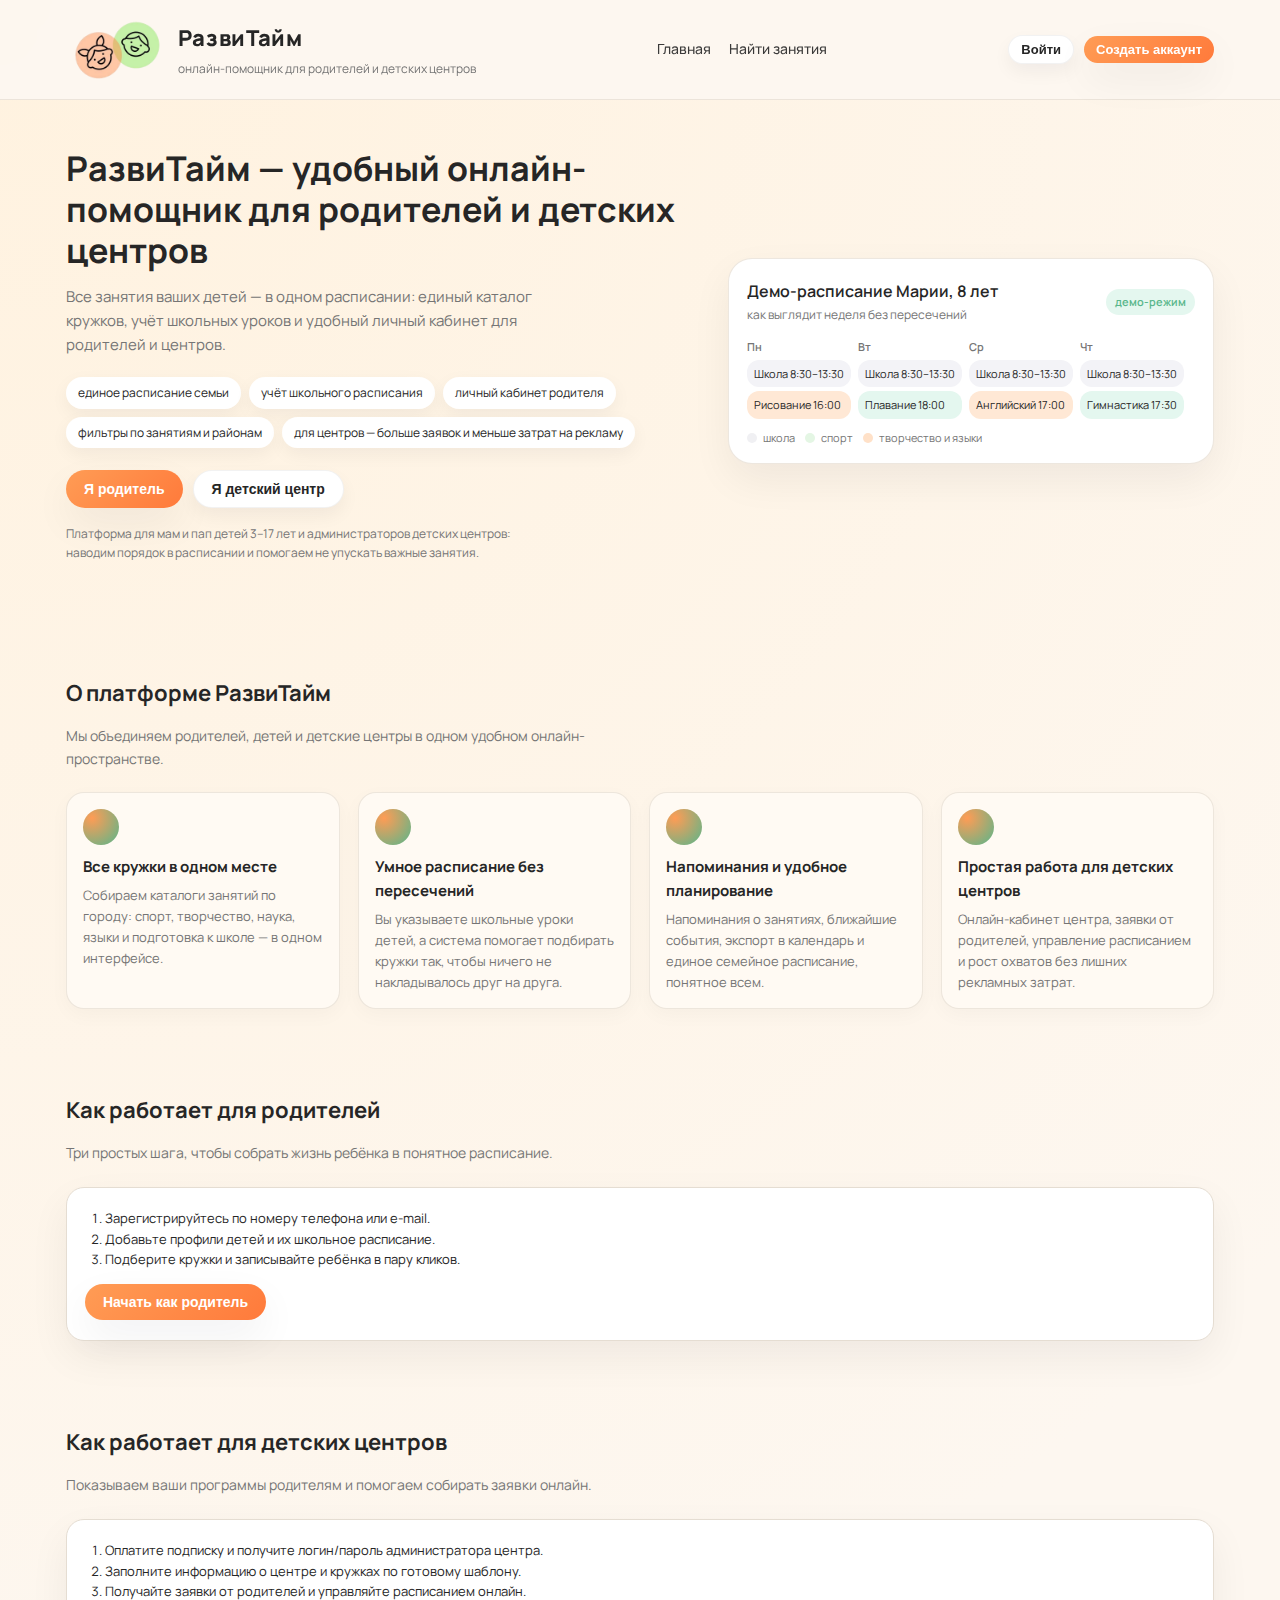
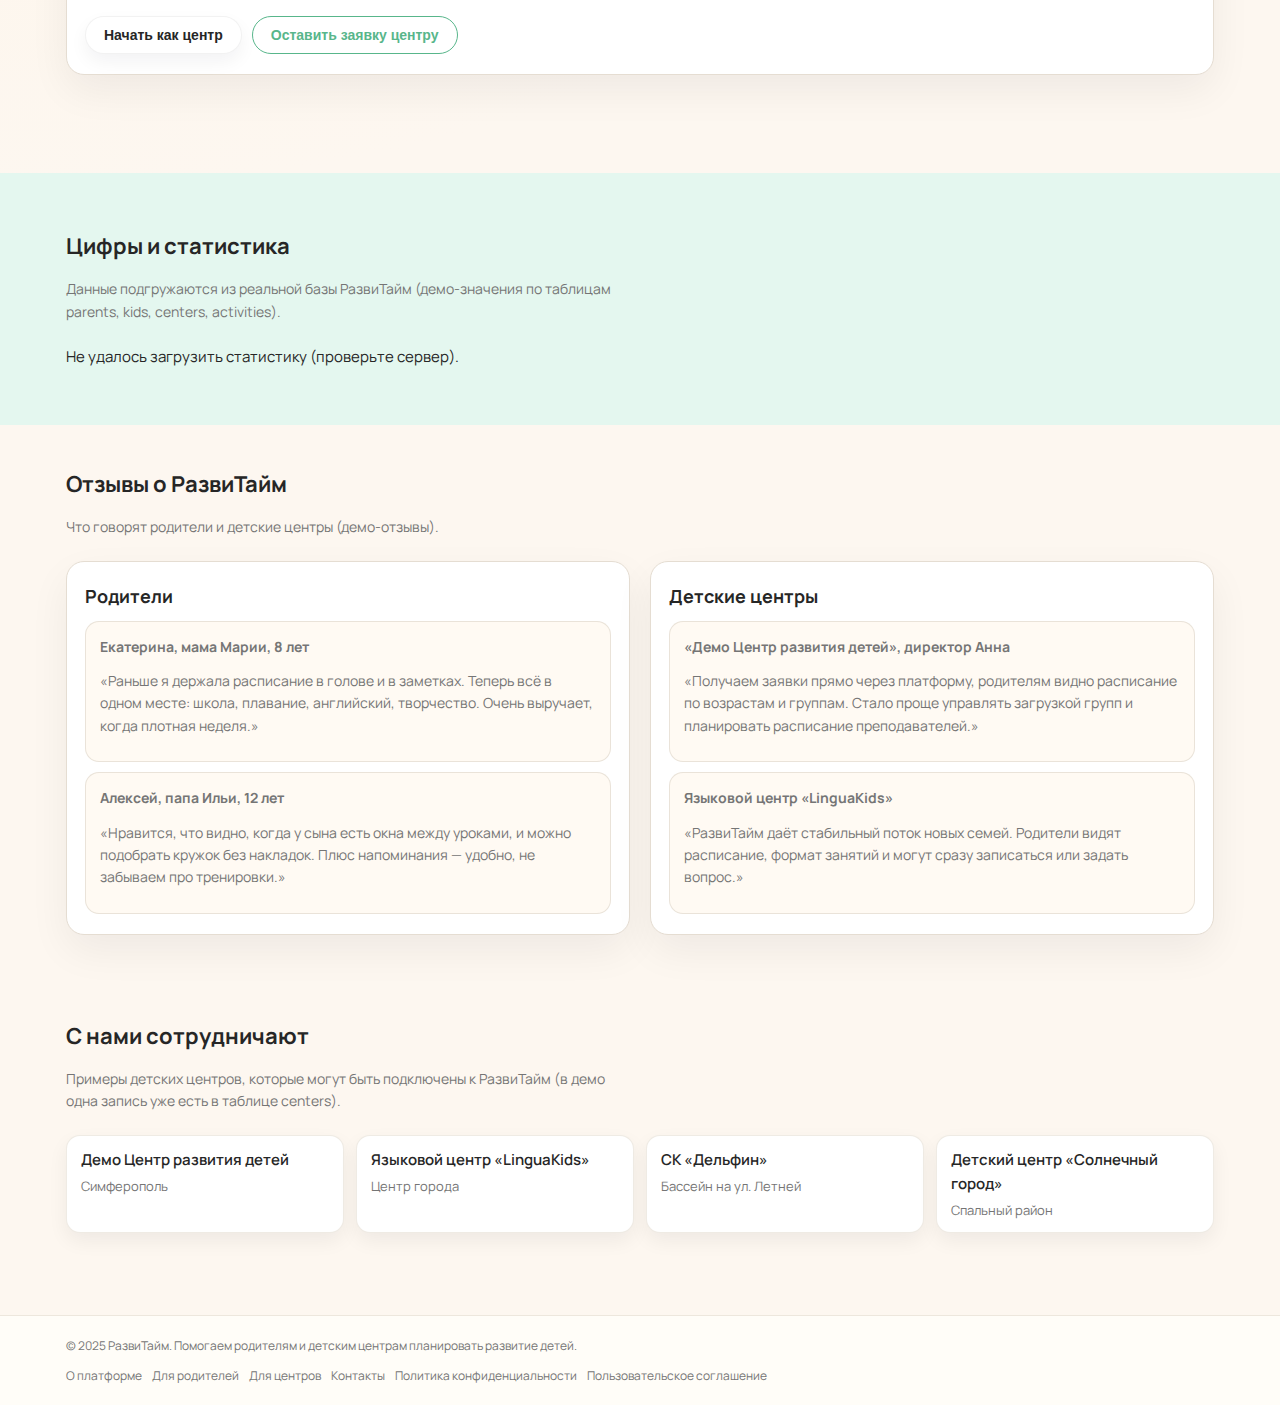
<file: frontend/index.html>
<!DOCTYPE html>
<html lang="ru">
<head>
  <meta charset="UTF-8">
  <title>РазвиТайм — все занятия ваших детей в одном расписании</title>

  <!-- Шрифт Inter -->
  <link rel="preconnect" href="https://fonts.googleapis.com">
  <link rel="preconnect" href="https://fonts.gstatic.com" crossorigin>
  <link href="https://fonts.googleapis.com/css2?family=Inter:wght@400;500;600;700&display=swap" rel="stylesheet">

  <link rel="stylesheet" href="styles.css">
</head>

<body>

<!-- ШАПКА -->
<header class="app-header">
  <div class="container app-header-inner">
    <div class="logo-block">
      <img src="assets/logo.png" alt="РазвиТайм" class="logo-image">
      <div class="logo-texts">
        <div class="logo-text-main">РазвиТайм</div>
        <div class="logo-text-sub">онлайн-помощник для родителей и детских центров</div>
      </div>
    </div>

    <nav class="nav-links">
      <a href="index.html" class="active">Главная</a>
      <a href="search.html">Найти занятия</a>
    </nav>

    <div class="nav-auth">
      <button class="btn btn-secondary btn-sm js-login-cta"
              onclick="window.location.href='auth.html'">
        Войти
      </button>
      <button class="btn btn-primary btn-sm js-login-cta"
              onclick="window.location.href='auth.html'">
        Создать аккаунт
      </button>
    </div>
  </div>
</header>


<!-- 1. HERO-БЛОК -->
<section class="hero">
  <div class="container hero-inner">
    <!-- Левая колонка -->
    <div>
      <h1 class="hero-title">РазвиТайм — удобный онлайн-помощник для родителей и детских центров</h1>
      <p class="hero-tagline">
        Все занятия ваших детей — в одном расписании: единый каталог кружков, учёт школьных уроков
        и удобный личный кабинет для родителей и центров.
      </p>

      <div class="hero-badges">
        <span class="badge">единое расписание семьи</span>
        <span class="badge">учёт школьного расписания</span>
        <span class="badge">личный кабинет родителя</span>
        <span class="badge">фильтры по занятиям и районам</span>
        <span class="badge">для центров — больше заявок и меньше затрат на рекламу</span>
      </div>

      <div class="hero-actions">
        <button class="btn btn-primary" onclick="window.location.href='auth.html#parent'">
          Я родитель
        </button>
        <button class="btn btn-secondary" onclick="window.location.href='auth.html#center'">
          Я детский центр
        </button>
      </div>

      <p class="hero-caption">
        Платформа для мам и пап детей 3–17 лет и администраторов детских центров: наводим порядок в расписании и помогаем не упускать важные занятия.
      </p>
    </div>

    <!-- Правая колонка — иллюстрация / демо-расписание -->
    <div class="hero-schedule-card">
      <div class="hero-schedule-header">
        <div>
          <div class="hero-schedule-title">Демо-расписание Марии, 8 лет</div>
          <div class="hero-schedule-sub">как выглядит неделя без пересечений</div>
        </div>
        <span class="hero-chip">демо-режим</span>
      </div>

      <div class="schedule-grid">
        <div>
          <div class="schedule-day">Пн</div>
          <div class="schedule-slot slot-school">Школа 8:30–13:30</div>
          <div class="schedule-slot slot-creative">Рисование 16:00</div>
        </div>
        <div>
          <div class="schedule-day">Вт</div>
          <div class="schedule-slot slot-school">Школа 8:30–13:30</div>
          <div class="schedule-slot slot-sport">Плавание 18:00</div>
        </div>
        <div>
          <div class="schedule-day">Ср</div>
          <div class="schedule-slot slot-school">Школа 8:30–13:30</div>
          <div class="schedule-slot slot-creative">Английский 17:00</div>
        </div>
        <div>
          <div class="schedule-day">Чт</div>
          <div class="schedule-slot slot-school">Школа 8:30–13:30</div>
          <div class="schedule-slot slot-sport">Гимнастика 17:30</div>
        </div>
        
      </div>

      <div class="hero-legend">
        <span class="legend-item">
          <span class="legend-dot" style="background:#f0f0f3;"></span> школа
        </span>
        <span class="legend-item">
          <span class="legend-dot" style="background:#e4f6e4;"></span> спорт
        </span>
        <span class="legend-item">
          <span class="legend-dot" style="background:#ffe1c8;"></span> творчество и языки
        </span>
      </div>
    </div>
  </div>
</section>

<!-- 2. БЛОК «О ПЛАТФОРМЕ» -->
<section class="section">
  <div class="container">
    <div class="section-header">
      <h2 class="section-title">О платформе РазвиТайм</h2>
      <p class="section-subtitle">
        Мы объединяем родителей, детей и детские центры в одном удобном онлайн-пространстве.
      </p>
    </div>

    <div class="feature-grid">
      <article class="feature-card">
        <div class="feature-icon"></div>
        <h3>Все кружки в одном месте</h3>
        <p>Собираем каталоги занятий по городу: спорт, творчество, наука, языки и подготовка к школе — в одном интерфейсе.</p>
      </article>

      <article class="feature-card">
        <div class="feature-icon"></div>
        <h3>Умное расписание без пересечений</h3>
        <p>Вы указываете школьные уроки детей, а система помогает подбирать кружки так, чтобы ничего не накладывалось друг на друга.</p>
      </article>

      <article class="feature-card">
        <div class="feature-icon"></div>
        <h3>Напоминания и удобное планирование</h3>
        <p>Напоминания о занятиях, ближайшие события, экспорт в календарь и единое семейное расписание, понятное всем.</p>
      </article>

      <article class="feature-card">
        <div class="feature-icon"></div>
        <h3>Простая работа для детских центров</h3>
        <p>Онлайн-кабинет центра, заявки от родителей, управление расписанием и рост охватов без лишних рекламных затрат.</p>
      </article>
    </div>
  </div>
</section>

<!-- 3. ИНСТРУКЦИЯ ДЛЯ РОДИТЕЛЕЙ -->
<section class="section">
  <div class="container">
    <div class="section-header">
      <h2 class="section-title">Как работает для родителей</h2>
      <p class="section-subtitle">Три простых шага, чтобы собрать жизнь ребёнка в понятное расписание.</p>
    </div>

    <div class="split-card">
      <ol class="split-card-steps">
        <li>Зарегистрируйтесь по номеру телефона или e-mail.</li>
        <li>Добавьте профили детей и их школьное расписание.</li>
        <li>Подберите кружки и записывайте ребёнка в пару кликов.</li>
      </ol>
      <div class="split-card-footer">
        <button class="btn btn-primary" onclick="window.location.href='auth.html#parent'">
          Начать как родитель
        </button>
      </div>
    </div>
  </div>
</section>

<!-- 4. ИНСТРУКЦИЯ ДЛЯ ЦЕНТРОВ -->
<section class="section">
  <div class="container">
    <div class="section-header">
      <h2 class="section-title">Как работает для детских центров</h2>
      <p class="section-subtitle">Показываем ваши программы родителям и помогаем собирать заявки онлайн.</p>
    </div>

    <div class="split-card">
      <ol class="split-card-steps">
        <li>Оплатите подписку и получите логин/пароль администратора центра.</li>
        <li>Заполните информацию о центре и кружках по готовому шаблону.</li>
        <li>Получайте заявки от родителей и управляйте расписанием онлайн.</li>
      </ol>
      <div class="split-card-footer">
        <button class="btn btn-secondary" onclick="window.location.href='auth.html#center'">
          Начать как центр
        </button>
        <button class="btn btn-outline" onclick="window.location.href='auth.html#center'">
          Оставить заявку центру
        </button>
      </div>
    </div>
  </div>
</section>

<!-- 5. ЦИФРЫ И СТАТИСТИКА (ИЗ БД) -->
<section class="section stats-section">
  <div class="container">
    <div class="section-header">
      <h2 class="section-title">Цифры и статистика</h2>
      <p class="section-subtitle">
        Данные подгружаются из реальной базы РазвиТайм (демо-значения по таблицам parents, kids, centers, activities).
      </p>
    </div>

    <!-- сюда JS подставит карточки с цифрами -->
    <div id="stats-container"></div>
  </div>
</section>

<!-- 6. ОТЗЫВЫ -->
<section class="section">
  <div class="container">
    <div class="section-header">
      <h2 class="section-title">Отзывы о РазвиТайм</h2>
      <p class="section-subtitle">Что говорят родители и детские центры (демо-отзывы).</p>
    </div>

    <div class="split-cards">
      <!-- Отзывы родителей -->
      <div class="split-card">
        <h3>Родители</h3>
        <div class="review-card">
          <p><b>Екатерина, мама Марии, 8 лет</b></p>
          <p class="section-subtitle">
            «Раньше я держала расписание в голове и в заметках. Теперь всё в одном месте: школа,
            плавание, английский, творчество. Очень выручает, когда плотная неделя.»
          </p>
        </div>
        <div class="review-card">
          <p><b>Алексей, папа Ильи, 12 лет</b></p>
          <p class="section-subtitle">
            «Нравится, что видно, когда у сына есть окна между уроками, и можно подобрать кружок без
            накладок. Плюс напоминания — удобно, не забываем про тренировки.»
          </p>
        </div>
      </div>

      <!-- Отзывы центров -->
      <div class="split-card">
        <h3>Детские центры</h3>
        <div class="review-card">
          <p><b>«Демо Центр развития детей», директор Анна</b></p>
          <p class="section-subtitle">
            «Получаем заявки прямо через платформу, родителям видно расписание по возрастам и группам.
            Стало проще управлять загрузкой групп и планировать расписание преподавателей.»
          </p>
        </div>
        <div class="review-card">
          <p><b>Языковой центр «LinguaKids»</b></p>
          <p class="section-subtitle">
            «РазвиТайм даёт стабильный поток новых семей. Родители видят расписание, формат занятий и
            могут сразу записаться или задать вопрос.»
          </p>
        </div>
      </div>
    </div>
  </div>
</section>

<!-- 7. С НАМИ СОТРУДНИЧАЮТ -->
<section class="section">
  <div class="container">
    <div class="section-header">
      <h2 class="section-title">С нами сотрудничают</h2>
      <p class="section-subtitle">
        Примеры детских центров, которые могут быть подключены к РазвиТайм (в демо одна запись уже есть в таблице centers).
      </p>
    </div>

    <div class="partners-row">
      <a href="#" class="partner-card">
        <div class="partner-name">Демо Центр развития детей</div>
        <div class="partner-city">Симферополь</div>
      </a>
      <a href="#" class="partner-card">
        <div class="partner-name">Языковой центр «LinguaKids»</div>
        <div class="partner-city">Центр города</div>
      </a>
      <a href="#" class="partner-card">
        <div class="partner-name">СК «Дельфин»</div>
        <div class="partner-city">Бассейн на ул. Летней</div>
      </a>
      <a href="#" class="partner-card">
        <div class="partner-name">Детский центр «Солнечный город»</div>
        <div class="partner-city">Спальный район</div>
      </a>
    </div>
  </div>
</section>

<!-- 8. ФУТЕР -->
<footer class="app-footer">
  <div class="container app-footer-inner">
    <div>© 2025 РазвиТайм. Помогаем родителям и детским центрам планировать развитие детей.</div>
    <div class="footer-links">
      <a href="#">О платформе</a>
      <a href="#">Для родителей</a>
      <a href="#">Для центров</a>
      <a href="#">Контакты</a>
      <a href="#">Политика конфиденциальности</a>
      <a href="#">Пользовательское соглашение</a>
    </div>
  </div>
</footer>

<script src="config.js"></script>
<script src="script.js"></script>
</body>
</html>
</file>
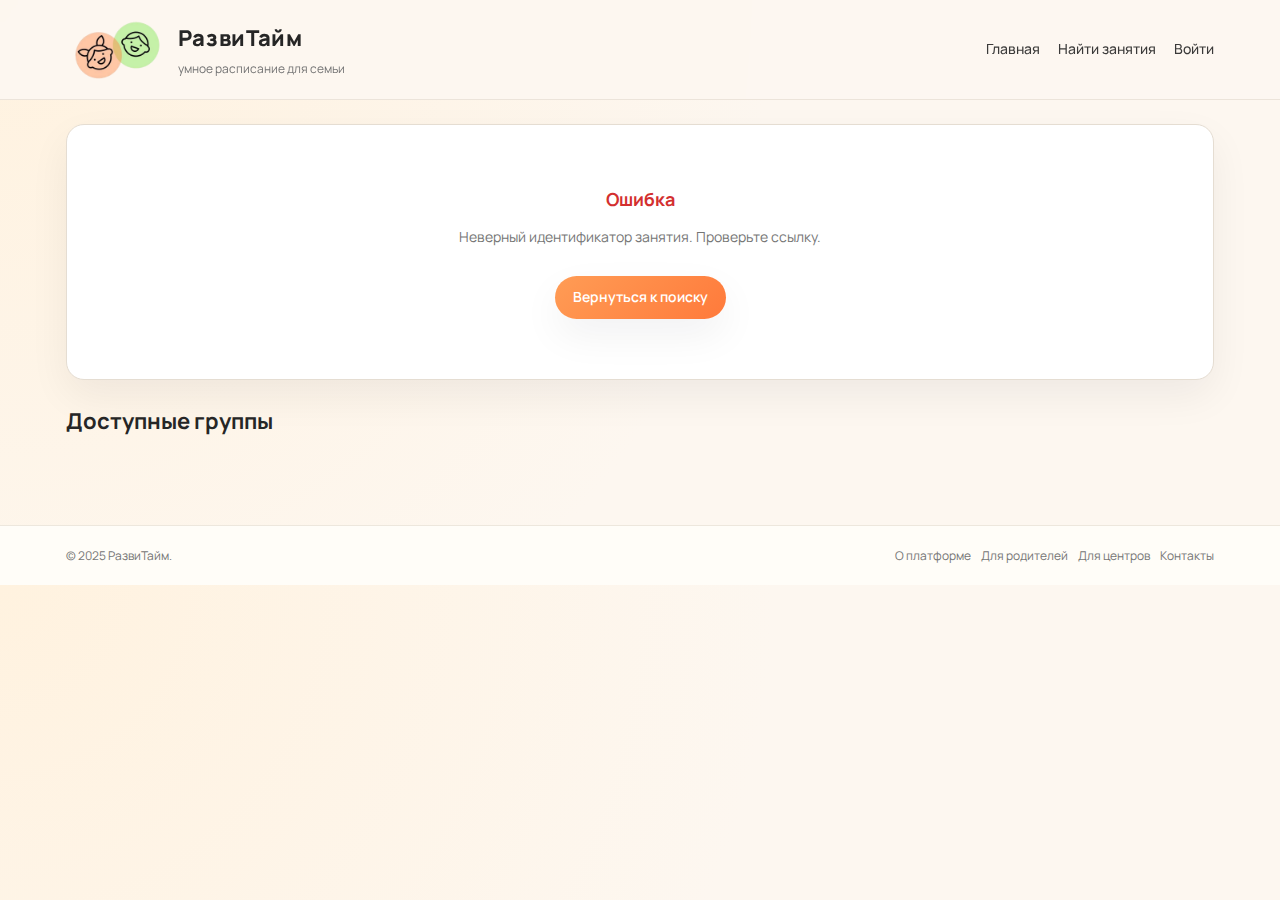
<file: frontend/activity.html>
<!DOCTYPE html>
<html lang="ru">
<head>
  <meta charset="UTF-8">
  <title>Занятие — РазвиТайм</title>
  <link rel="stylesheet" href="styles.css">
</head>
<body class="page-root">
<header class="app-header">
  <div class="container app-header-inner">
    <div class="logo-block">
      <img src="assets/logo.png" alt="РазвиТайм" class="logo-image" />
      <div class="logo-texts">
        <div class="logo-text-main">РазвиТайм</div>
        <div class="logo-text-sub">умное расписание для семьи</div>
      </div>
    </div>
    <nav class="nav-links">
      <a href="index.html">Главная</a>
      <a href="search.html">Найти занятия</a>
      <span id="auth-links">
        <!-- Сюда подставится либо Войти, либо ссылка в ЛК -->
      </span>
    </nav>
  </div>
</header>

<main class="page-parent" style="padding-top:24px;">
  <div class="container">
    <div id="activity-info-card" class="split-card">
      Загрузка информации о занятии...
    </div>

    <section style="margin-top:24px;">
      <h2 class="section-title">Доступные группы</h2>
      <div id="activity-groups-list">
        <!-- сюда придут группы -->
      </div>
    </section>
  </div>
</main>

<footer class="app-footer">
  <div class="container app-footer-inner">
    <div>© 2025 РазвиТайм.</div>
    <div class="footer-links">
      <a href="#">О платформе</a>
      <a href="#">Для родителей</a>
      <a href="#">Для центров</a>
      <a href="#">Контакты</a>
    </div>
  </div>
</footer>

<script>
  const API_BASE = "http://localhost:5000";
  let CURRENT_USER = null;
  let CURRENT_ACTIVITY_ID = null;

  // Проверяем авторизацию
  function checkAuth() {
    const authLinks = document.getElementById("auth-links");
    try {
      const userData = localStorage.getItem("razvitime_user");
      CURRENT_USER = userData ? JSON.parse(userData) : null;
      
      if (CURRENT_USER && CURRENT_USER.role === "parent") {
        authLinks.innerHTML = `<a href="parent.html">Личный кабинет</a>`;
      } else {
        authLinks.innerHTML = `<a href="auth.html">Войти</a>`;
      }
    } catch (e) {
      authLinks.innerHTML = `<a href="auth.html">Войти</a>`;
    }
  }

  function getActivityId() {
    const params = new URLSearchParams(window.location.search);
    const id = params.get("id");
    
    if (!id || id === 'undefined' || id === 'null' || isNaN(parseInt(id))) {
      console.error('Invalid activity ID:', id);
      showError('Неверный идентификатор занятия. Проверьте ссылку.');
      return null;
    }
    
    CURRENT_ACTIVITY_ID = parseInt(id);
    return CURRENT_ACTIVITY_ID;
  }

  function showError(message, showBackLink = true) {
    const infoBox = document.getElementById("activity-info-card");
    const groupsBox = document.getElementById("activity-groups-list");
    
    const backUrl = CURRENT_USER && CURRENT_USER.role === "parent" ? "parent.html#search" : "search.html";
    
    infoBox.innerHTML = `
      <div class="error-state" style="text-align: center; padding: 40px 20px; color: #666;">
        <h3 style="color: #d32f2f; margin-bottom: 12px;">Ошибка</h3>
        <p>${message}</p>
        ${showBackLink ? `<a href="${backUrl}" class="btn btn-primary" style="margin-top: 16px; display: inline-block;">Вернуться к поиску</a>` : ''}
      </div>
    `;
    
    if (groupsBox) {
      groupsBox.innerHTML = '';
    }
  }

  function renderActivityInfo(activity, groups) {
    const infoBox = document.getElementById("activity-info-card");
    const groupsBox = document.getElementById("activity-groups-list");

    if (!activity) {
      showError("Занятие не найдено");
      return;
    }

    // Рендерим информацию о занятии
    infoBox.innerHTML = `
      <h1 class="section-title">${activity.title || 'Название не указано'}</h1>
      <p class="section-subtitle">
        <a href="center_info.html?id=${activity.center_id}">${activity.center_name || 'Центр'}</a>
        ${activity.city ? ' · ' + activity.city : ''}
      </p>

      <div style="margin-top:12px;">
        <h3>О занятии</h3>
        <p>${activity.description || "Описание пока не заполнено."}</p>
      </div>

      <div style="margin-top:12px;">
        <h3>Информация</h3>
        <ul class="split-card-steps">
          ${activity.category ? `<li>Категория: ${activity.category}</li>` : ''}
          ${activity.min_age || activity.max_age ? 
            `<li>Возраст: ${activity.min_age || '?'}–${activity.max_age || '?'} лет</li>` : ''}
          ${activity.level ? `<li>Уровень: ${activity.level}</li>` : ''}
        </ul>
      </div>

      <div style="margin-top:12px;">
        <h3>Контакты центра</h3>
        <ul class="split-card-steps">
          ${activity.phone ? `<li>Телефон: <a href="tel:${activity.phone}">${activity.phone}</a></li>` : ''}
          ${activity.whatsapp ? `<li>WhatsApp: ${activity.whatsapp}</li>` : ''}
          ${activity.website ? `<li>Сайт: <a href="${activity.website}" target="_blank">${activity.website}</a></li>` : ''}
          ${activity.instagram ? `<li>Instagram: <a href="https://instagram.com/${activity.instagram.replace('@', '')}" target="_blank">${activity.instagram}</a></li>` : ''}
          ${activity.address ? `<li>Адрес: ${activity.address}</li>` : ''}
        </ul>
      </div>
    `;

    // Рендерим список групп
    if (!groups || !groups.length) {
      groupsBox.innerHTML = '<p class="no-data" style="text-align: center; color: #666; padding: 40px 20px; font-style: italic;">Для этого занятия пока нет доступных групп.</p>';
    } else {
      groupsBox.innerHTML = groups
        .map(group => `
          <div class="split-card" style="margin-bottom: 16px;">
            <div>
              <h3>${group.name || 'Группа'}</h3>
              <div class="activity-meta">
                ${getWeekdayName(group.weekday)} ${group.start_time?.slice(0, 5) || '--:--'}–${group.end_time?.slice(0, 5) || '--:--'}
                ${group.min_age || group.max_age ? 
                  ` · ${group.min_age || '?'}–${group.max_age || '?'} лет` : ''}
                ${group.capacity ? ` · до ${group.capacity} чел.` : ''}
              </div>
              ${group.price ? `<div style="margin-top: 8px; font-size: 1.2em; font-weight: bold; color: #2e7d32;">${group.price} ₽</div>` : ''}
            </div>
            ${CURRENT_USER && CURRENT_USER.role === "parent" ? `
              <div class="split-card-footer">
                <button class="btn btn-primary btn-sm" onclick="enrollToGroup(${group.id})">
                  📝 Записать ребенка
                </button>
              </div>
            ` : ''}
          </div>
        `)
        .join('');
    }
  }

  // Функция записи в группу
  async function enrollToGroup(groupId) {
    if (!CURRENT_USER || CURRENT_USER.role !== "parent") {
      alert('Для записи необходимо войти в личный кабинет родителя');
      window.location.href = 'auth.html#parent';
      return;
    }

    try {
      // Получим список детей родителя
      const kidsRes = await fetch(`${API_BASE}/api/parent/kids?parentId=${CURRENT_USER.parent_id}`);
      const kids = await kidsRes.json();

      if (!kids || !kids.length) {
        alert('Сначала добавьте детей в личном кабинете');
        window.location.href = 'parent.html#kids';
        return;
      }

      // Покажем диалог выбора ребенка
      showGroupEnrollmentDialog(groupId, kids);
      
    } catch (error) {
      console.error('Enrollment error:', error);
      alert('Ошибка при записи на занятие');
    }
  }

  function showGroupEnrollmentDialog(groupId, kids) {
    const dialog = document.createElement('div');
    dialog.style.cssText = `
      position: fixed;
      top: 0;
      left: 0;
      width: 100%;
      height: 100%;
      background: rgba(0,0,0,0.5);
      display: flex;
      align-items: center;
      justify-content: center;
      z-index: 1000;
    `;
    
    dialog.innerHTML = `
      <div style="background: white; padding: 24px; border-radius: 8px; max-width: 400px; width: 90%;">
        <h3 style="margin-top: 0;">Запись в группу</h3>
        
        <div class="form-group">
          <label>Выберите ребенка:</label>
          <select id="enroll-kid-select" class="filter-select" style="width: 100%; margin-top: 8px;">
            ${kids.map(kid => `<option value="${kid.id}">${kid.full_name}</option>`).join('')}
          </select>
        </div>
        
        <div style="margin-top: 24px; display: flex; gap: 12px; justify-content: flex-end;">
          <button class="btn btn-secondary btn-sm" onclick="this.closest('div[style]').remove()">Отмена</button>
          <button class="btn btn-primary btn-sm" id="confirm-enroll-btn">Записаться</button>
        </div>
      </div>
    `;
    
    document.body.appendChild(dialog);
    
    document.getElementById('confirm-enroll-btn').addEventListener('click', async () => {
      const kidId = document.getElementById('enroll-kid-select').value;
      
      await confirmEnrollment(kidId, groupId);
      dialog.remove();
    });
  }

  async function confirmEnrollment(kidId, groupId) {
    try {
      const response = await fetch(`${API_BASE}/api/parent/enroll`, {
        method: 'POST',
        headers: {
          'Content-Type': 'application/json',
        },
        body: JSON.stringify({
          kid_id: parseInt(kidId),
          group_id: parseInt(groupId)
        })
      });

      const result = await response.json();

      if (response.ok) {
        alert('Заявка на запись отправлена! Центр свяжется с вами для подтверждения.');
      } else {
        alert(result.error || 'Ошибка при записи');
      }
    } catch (error) {
      console.error('Enrollment error:', error);
      alert('Ошибка при отправке заявки');
    }
  }

  function getWeekdayName(weekday) {
    const days = ['Вс', 'Пн', 'Вт', 'Ср', 'Чт', 'Пт', 'Сб'];
    return days[weekday] || '--';
  }

  async function loadActivity() {
    const activityId = getActivityId();
    
    if (!activityId) {
      return;
    }

    try {
      const [activityRes, groupsRes] = await Promise.all([
        fetch(`${API_BASE}/api/public/activities/${activityId}`),
        fetch(`${API_BASE}/api/public/activities/${activityId}/groups`)
      ]);

      if (!activityRes.ok) {
        throw new Error("Занятие не найдено");
      }

      const activity = await activityRes.json();
      const groups = groupsRes.ok ? await groupsRes.json() : [];

      renderActivityInfo(activity, groups);
      
    } catch (error) {
      console.error('Activity load error:', error);
      showError(error.message || "Не удалось загрузить информацию о занятии");
    }
  }

  document.addEventListener("DOMContentLoaded", function() {
    checkAuth();
    loadActivity();
  });
</script>
</body>
</html>
</file>
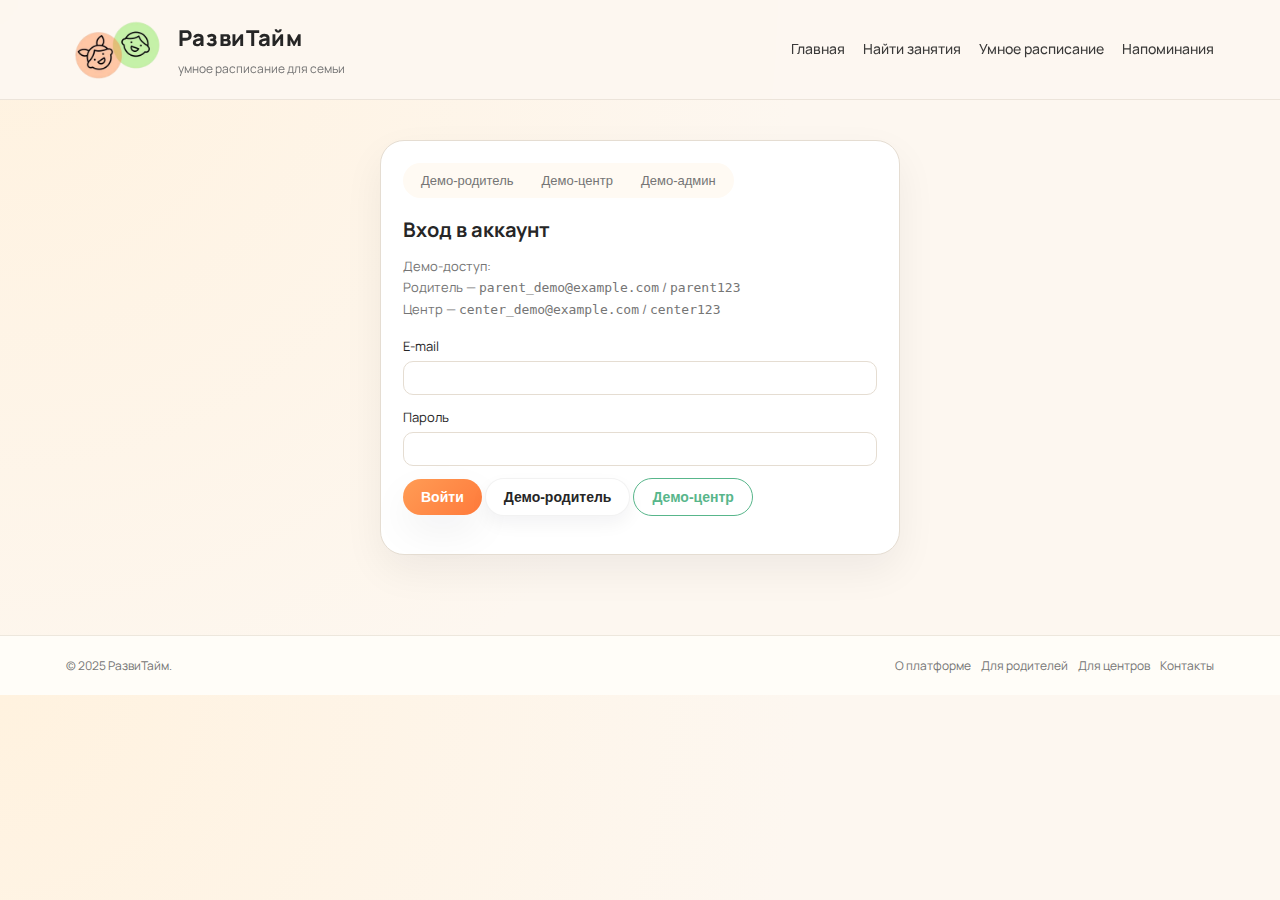
<file: frontend/admin.html>
<!DOCTYPE html>
<html lang="ru">
<head>
  <meta charset="UTF-8">
  <title>Кабинет администратора — РазвиТайм</title>
  <link rel="stylesheet" href="styles.css">
</head>
<body>

<header class="app-header">
  <div class="container app-header-inner">
    <div class="logo-block">
      <img src="assets/logo.png" alt="РазвиТайм" class="logo-image">
      <div class="logo-texts">
        <div class="logo-text-main">РазвиТайм</div>
        <div class="logo-text-sub">умное расписание для семьи</div>
      </div>
    </div>

    <!-- для админа оставляем только логотип + выход -->
    <div class="nav-auth">
      <button id="logout-btn-admin" class="btn btn-outline btn-sm">
        Выйти
      </button>
    </div>
  </div>
</header>

<main class="page-parent">
  <div class="container parent-layout">
    <!-- ЛЕВАЯ КОЛОНКА: боковое меню -->
    <aside class="parent-sidebar">
      <h1 class="parent-title">Админ-панель</h1>
      <p class="parent-subtitle">
        Управление центрами, родителями и аналитикой платформы.
      </p>

      <nav class="parent-menu">
        <button class="tab-btn active" data-section="admin-dashboard">
          Дашборд
        </button>
        <button class="tab-btn" data-section="admin-centers">
          Центры и подписки
        </button>
        <button class="tab-btn" data-section="admin-parents">
          Родители
        </button>
        <button class="tab-btn" data-section="admin-analytics">
          Аналитика
        </button>
      </nav>
    </aside>

    <!-- ПРАВАЯ КОЛОНКА: содержимое вкладок -->
    <section class="parent-main">

      <!-- 1. Дашборд -->
      <section id="admin-dashboard" class="parent-section">
        <div class="section-header">
          <h2 class="section-title">Общая картина платформы</h2>
          <p class="section-subtitle">
            Краткая статистика по родителям, детям, центрам и подпискам.
          </p>
        </div>

        <div id="admin-dashboard-stats"></div>

        <div class="section-header" style="margin-top:32px;">
          <h3 class="section-title">Динамика регистраций</h3>
          <p class="section-subtitle">
            Сколько родителей приходит на платформу по месяцам.
          </p>
        </div>
        <div id="admin-dashboard-users"></div>

        <div class="section-header" style="margin-top:32px;">
          <h3 class="section-title">Записи на занятия</h3>
          <p class="section-subtitle">
            Новые и подтверждённые записи детей на кружки.
          </p>
        </div>
        <div id="admin-dashboard-enrollments"></div>
      </section>

      <!-- 2. Центры и подписки -->
      <section id="admin-centers" class="parent-section" style="display:none;">
        <div class="section-header">
          <h2 class="section-title">Центры и их тарифы</h2>
          <p class="section-subtitle">
            Управление статусом центров и продление подписок.
          </p>
        </div>

        <div id="admin-centers-list">
          Загрузка центров...
        </div>
      </section>

      <!-- 3. Родители -->
      <section id="admin-parents" class="parent-section" style="display:none;">
        <div class="section-header">
          <h2 class="section-title">Родители</h2>
          <p class="section-subtitle">
            Список зарегистрированных родителей и краткая информация о них.
          </p>
        </div>

        <div id="admin-parents-list">
          Загрузка родителей...
        </div>
      </section>

      <!-- 4. Аналитика -->
      <section id="admin-analytics" class="parent-section" style="display:none;">
        <div class="section-header">
          <h2 class="section-title">Аналитика платформы</h2>
          <p class="section-subtitle">
            Возраст детей, популярные категории кружков и география центров.
          </p>
        </div>

        <div class="grid-analytics">
          <div class="analytics-block">
            <h3 class="section-title">Возраст детей</h3>
            <div id="admin-analytics-age"></div>
          </div>

          <div class="analytics-block">
            <h3 class="section-title">Популярные категории</h3>
            <div id="admin-analytics-categories"></div>
          </div>

          <div class="analytics-block">
            <h3 class="section-title">Города центров</h3>
            <div id="admin-analytics-cities"></div>
          </div>
        </div>
      </section>

    </section>
  </div>
</main>

<footer class="app-footer">
  <div class="container app-footer-inner">
    <div>© 2025 РазвиТайм.</div>
    <div class="footer-links">
      <a href="#">О платформе</a>
      <a href="#">Для родителей</a>
      <a href="#">Для центров</a>
      <a href="#">Контакты</a>
    </div>
  </div>
</footer>

<!-- ВАЖНО: только config + admin.js, без auth.js -->
<script src="config.js"></script>
<script src="admin.js"></script>

</body>
</html>
</file>
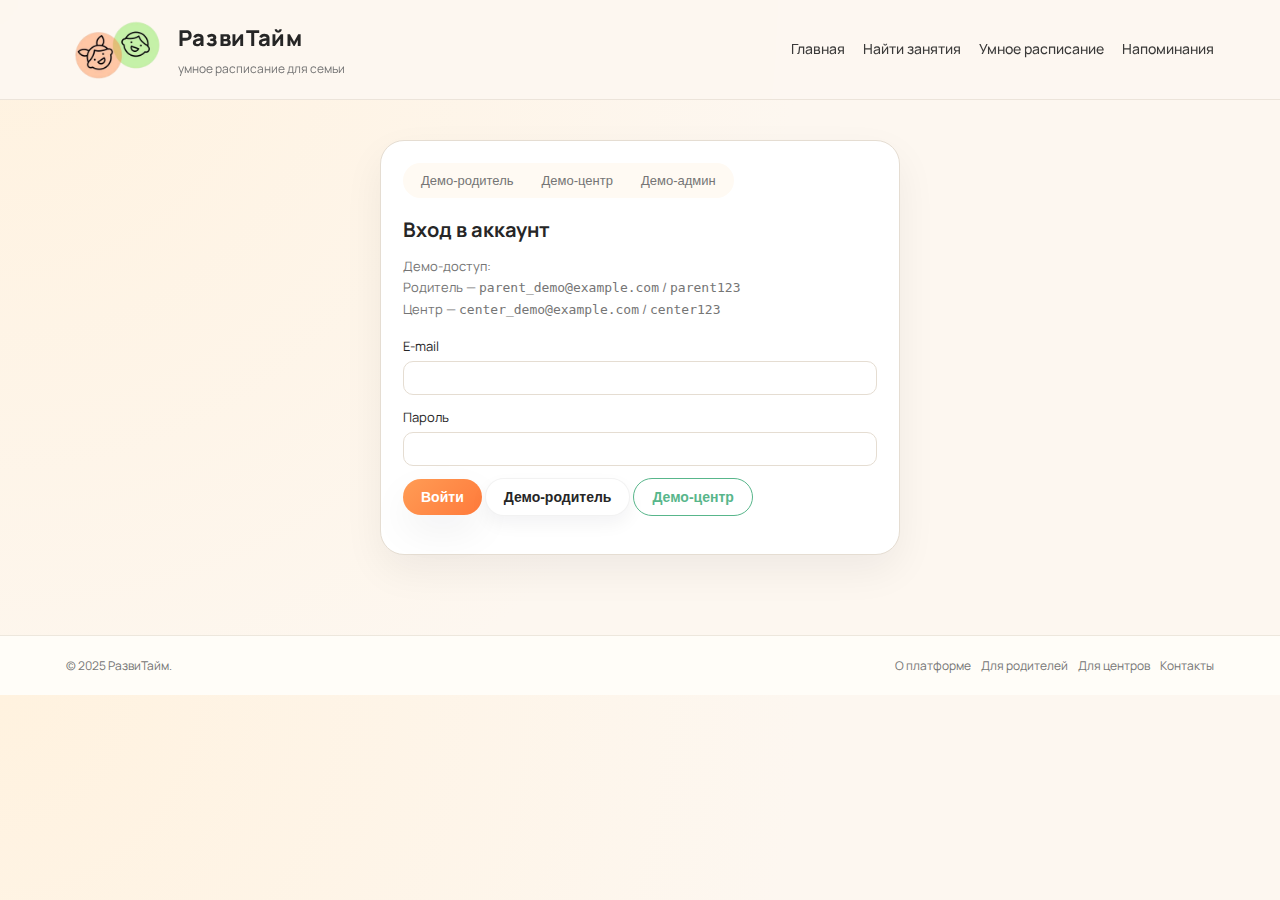
<file: frontend/auth.html>
<!DOCTYPE html>
<html lang="ru">
<head>
  <meta charset="UTF-8">
  <title>Вход — РазвиТайм</title>
  <link rel="stylesheet" href="styles.css">
</head>
<body>

<header class="app-header">
  <div class="container app-header-inner">
    <div class="logo-block">
      <img src="assets/logo.png" alt="РазвиТайм" class="logo-image">
      <div class="logo-texts">
        <div class="logo-text-main">РазвиТайм</div>
        <div class="logo-text-sub">умное расписание для семьи</div>
      </div>
    </div>

    <nav class="nav-links">
      <a href="index.html">Главная</a>
      <a href="search.html">Найти занятия</a>
      <a href="schedule.html">Умное расписание</a>
      <a href="reminders.html">Напоминания</a>
    </nav>
  </div>
</header>

<main class="page-auth">
  <div class="container">
    <div class="auth-card">
      <div class="auth-toggle">
        <button type="button" id="demo-parent-btn">Демо-родитель</button>
        <button type="button" id="demo-center-btn">Демо-центр</button>
        <button type="button" id="demo-admin-btn">Демо-админ</button>

      </div>

      <h1>Вход в аккаунт</h1>
      <p>
        Демо-доступ: <br>
        Родитель — <code>parent_demo@example.com</code> / <code>parent123</code><br>
        Центр — <code>center_demo@example.com</code> / <code>center123</code>
      </p>

      <form id="auth-form">
        <input type="hidden" id="role-input" name="role">
        <div class="auth-field">
          <label for="email">E-mail</label>
          <input type="email" id="email" name="email" required>
        </div>

        <div class="auth-field">
          <label for="password">Пароль</label>
          <input type="password" id="password" name="password" required>
        </div>

        <button class="btn btn-primary" type="submit">Войти</button>
        <button class="btn btn-secondary" type="button" onclick="document.getElementById('email').value='parent_demo@example.com';document.getElementById('password').value='parent123';">
          Демо-родитель
        </button>
        <button class="btn btn-outline" type="button" onclick="document.getElementById('email').value='center_demo@example.com';document.getElementById('password').value='center123';">
          Демо-центр
        </button>
      </form>

      <div id="auth-status" class="auth-status" style="margin-top:10px;font-size:13px;color:#777;"></div>

      <div id="auth-dashboard" style="margin-top:16px;"></div>
    </div>
  </div>
</main>

<footer class="app-footer">
  <div class="container app-footer-inner">
    <div>© 2025 РазвиТайм.</div>
    <div class="footer-links">
      <a href="#">О платформе</a>
      <a href="#">Для родителей</a>
      <a href="#">Для центров</a>
      <a href="#">Контакты</a>
    </div>
  </div>
</footer>

<script src="script.js"></script>
<script src="auth.js"></script>
<script src="config.js"></script>
</body>
</html>
</file>
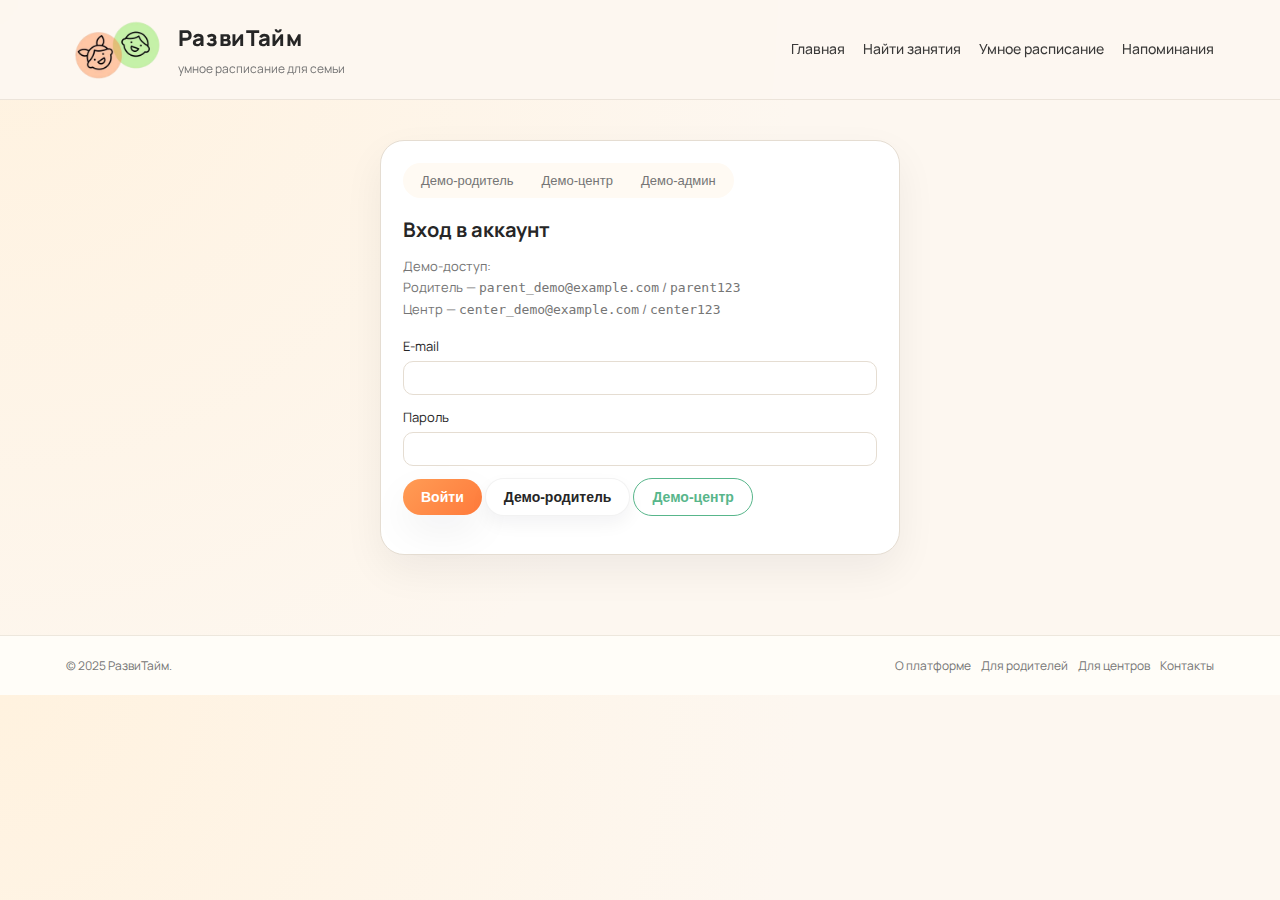
<file: frontend/center.html>
<!DOCTYPE html>
<html lang="ru">
<head>
  <meta charset="UTF-8">
  <title>Кабинет детского центра — РазвиТайм</title>
  <link rel="stylesheet" href="styles.css">
</head>
<body>

<header class="app-header">
  <div class="container app-header-inner">
    <div class="logo-block">
      <img src="assets/logo.png" alt="РазвиТайм" class="logo-image">
      <div class="logo-texts">
        <div class="logo-text-main">РазвиТайм</div>
        <div class="logo-text-sub">кабинет детского центра</div>
      </div>
    </div>

    <button class="btn btn-secondary btn-sm" id="logout-btn-center">Выйти</button>
  </div>
</header>

<main class="page">
  <div class="container" style="display:flex; gap:24px; margin-top:24px;">

    <!-- ЛЕВОЕ МЕНЮ -->
    <aside style="width:260px;">
      <div class="split-card">
        <h3 style="margin-bottom:12px;">Навигация центра</h3>
        <button class="btn btn-secondary btn-sm tab-btn active" data-section="center-dashboard">
          Информация
        </button>
        <button class="btn btn-outline btn-sm tab-btn" data-section="center-profile">
          О центре
        </button>
        <button class="btn btn-outline btn-sm tab-btn" data-section="center-activities">
          Занятия
        </button>
        <button class="btn btn-outline btn-sm tab-btn" data-section="center-enrollments">
          Записи <span class="badge" id="center-enrollments-badge" hidden></span>
        </button>
        <button class="btn btn-outline btn-sm tab-btn" data-section="center-help">
          Помощь
        </button>
      </div>
    </aside>

    <!-- ПРАВАЯ ЧАСТЬ -->
    <section style="flex:1; display:flex; flex-direction:column; gap:24px;">

      <!-- 3.1. Информация (бывший дашборд) -->
      <section id="center-dashboard" class="parent-section" style="display:block;">
        <div class="section-header">
          <h1 class="section-title">Информация</h1>
          <p class="section-subtitle">
            Краткая информация о вашем центре: активный тариф, статистика и последние записи.
          </p>
        </div>

        <div id="center-dashboard-header" class="split-card" style="margin-bottom:16px;">
          Загрузка данных центра...
        </div>

        <div id="center-dashboard-stats"></div>

        <div class="split-card">
          <h3>Последние записи</h3>
          <div id="center-dashboard-latest" class="section-subtitle">
            Загрузка последних записей...
          </div>
        </div>
      </section>

      <!-- 3.2. О центре (бывш. Информация о центре) -->
      <section id="center-profile" class="parent-section" style="display:none;">
        <div class="section-header">
          <h1 class="section-title">О центре</h1>
          <p class="section-subtitle">Эти данные будут видеть родители на страницах ваших кружков.</p>
        </div>

        <div class="split-card">
          <div class="form-grid">
            <label>
              Название центра
              <input type="text" id="center-name">
            </label>
            <label>
              Город
              <input type="text" id="center-city">
            </label>
            <label>
              Адрес
              <input type="text" id="center-address">
            </label>
            <label>
              Телефон
              <input type="text" id="center-phone">
            </label>
            <label>
              WhatsApp
              <input type="text" id="center-whatsapp">
            </label>
            <label>
              Сайт
              <input type="text" id="center-website">
            </label>
            <label>
              Instagram
              <input type="text" id="center-instagram" placeholder="@your_center">
            </label>
          </div>

          <label style="display:block; margin-top:12px;">
            Описание центра
            <textarea id="center-description" rows="4"></textarea>
          </label>

          <div class="split-card-footer" style="margin-top:12px;">
            <button class="btn btn-primary" id="center-profile-save-btn">Сохранить</button>
          </div>
        </div>

        <!-- Преподаватели -->
        <section style="margin-top:24px;">
          <h2 class="section-title">Преподаватели</h2>
          <div class="split-card">
            <div style="display:flex;justify-content:space-between;align-items:center;">
              <h3>Список преподавателей</h3>
              <button class="btn btn-primary btn-sm" id="add-teacher-btn">Добавить учителя</button>
            </div>
            <div id="teachers-list" style="margin-top:12px;">
              Преподаватели ещё не добавлены.
            </div>
          </div>
        </section>
      </section>

      <!-- 3.3. Занятия (бывш. Мои кружки) -->
      <section id="center-activities" class="parent-section" style="display:none;">
        <div class="section-header">
          <h1 class="section-title">Занятия</h1>
          <p class="section-subtitle">
            Добавляйте и редактируйте занятия центра. Эти данные видят родители в поиске и на страницах кружков.
          </p>
        </div>

        <div class="split-card">
          <div style="display:flex; justify-content:space-between; align-items:center;">
            <h3>Список занятий</h3>
            <button class="btn btn-primary btn-sm" id="add-activity-btn">+ Добавить занятие</button>
          </div>

          <div id="activities-list" style="margin-top:12px;">
            Загрузка кружков...
          </div>
        </div>

        <div class="split-card" id="activity-form-block" style="display:none; margin-top:16px;">
          <h3 id="activity-form-title">Новое занятие</h3>
          <div class="form-grid">
            <label>
              Название
              <input type="text" id="activity-title">
            </label>
            <label>
              Категория (спорт, творчество, IT...)
              <input type="text" id="activity-category">
            </label>
            <label>
              Минимальный возраст
              <input type="number" id="activity-min-age" min="0">
            </label>
            <label>
              Максимальный возраст
              <input type="number" id="activity-max-age" min="0">
            </label>
            <label>
              Уровень (начальный, продвинутый)
              <input type="text" id="activity-level">
            </label>
            <label style="display:flex; align-items:center; gap:8px; margin-top:18px;">
              <input type="checkbox" id="activity-active" checked> Активно (видно родителям)
            </label>
          </div>

          <label style="display:block; margin-top:12px;">
            Описание
            <textarea id="activity-description" rows="4"></textarea>
          </label>

          <div class="split-card-footer" style="margin-top:12px;">
            <button class="btn btn-primary btn-sm" id="activity-save-btn">Сохранить</button>
            <button class="btn btn-outline btn-sm" id="activity-cancel-btn">Отмена</button>
          </div>
        </div>
      </section>

      <!-- 3.4. Записи (бывш. Заявки) -->
      <section id="center-enrollments" class="parent-section" style="display:none;">
        <div class="section-header">
          <h1 class="section-title">Записи на занятия</h1>
          <p class="section-subtitle">
            Обрабатывайте записи от родителей: подтверждайте или отклоняйте.
          </p>
        </div>

        <div class="split-card">
          <div style="display:flex; gap:12px; align-items:flex-end; margin-bottom:12px;">
            <label>
              Статус
              <select id="enroll-filter-status">
                <option value="">Все</option>
                <option value="pending">Ожидание</option>
                <option value="approved">Подтверждено</option>
                <option value="rejected">Отклонено</option>
              </select>
            </label>
            <button class="btn btn-secondary btn-sm" id="enroll-filter-apply">Обновить</button>
          </div>

          <div id="enrollments-list">
            Загрузка заявок...
          </div>
        </div>
      </section>

      <!-- 3.5. Помощь -->
      <section id="center-help" class="parent-section" style="display:none;">
        <div class="section-header">
          <h1 class="section-title">Помощь</h1>
          <p class="section-subtitle">
            Инструкция по работе в личном кабинете центра и контакты поддержки.
          </p>
        </div>

        <div class="split-card">
          <h3>Как работать в кабинете центра</h3>
          <ol class="split-card-steps">
            <li>Заполните раздел «О центре» — название, контакты, описание.</li>
            <li>Добавьте преподавателей и занятия в разделах «О центре» и «Занятия».</li>
            <li>Следите за новыми записями в разделе «Записи» и связывайтесь с родителями.</li>
            <li>При необходимости измените тариф через администратора платформы.</li>
          </ol>
        </div>

        <div class="split-card">
          <h3>Поддержка</h3>
          <ul class="split-card-steps">
            <li>E-mail: <a href="mailto:support@razvitime.demo">support@razvitime.demo</a></li>
            <li>Телефон: <a href="tel:+7-900-000-00-00">+7 (900) 000-00-00</a> (будни 10:00–18:00)</li>
          </ul>
        </div>
      </section>

    </section>
  </div>
</main>

<footer class="app-footer">
  <div class="container app-footer-inner">
    <div>© 2025 РазвиТайм. Кабинет детского центра.</div>
  </div>
</footer>

<script src="config.js"></script>
<script src="center.js"></script>
</body>
</html>
</file>
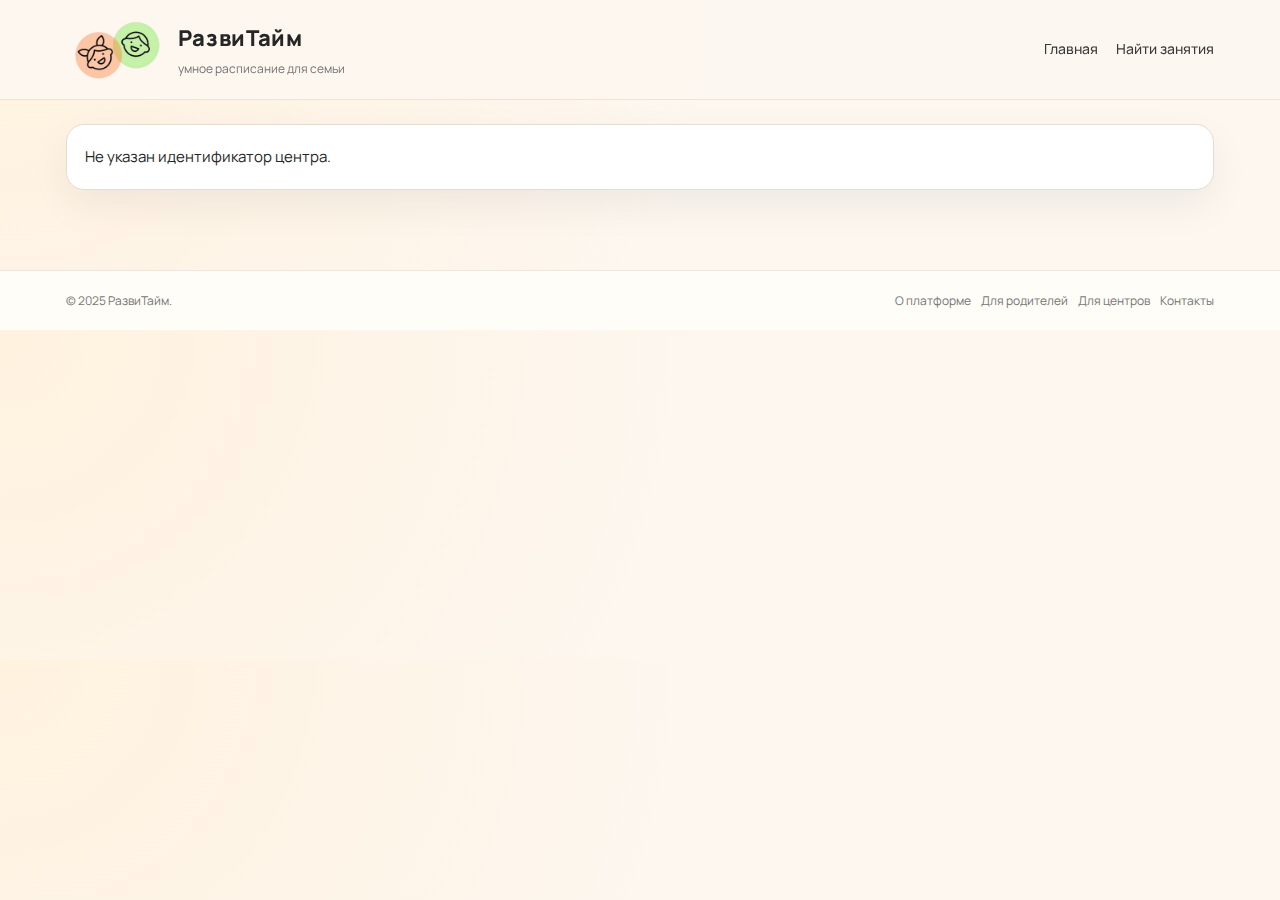
<file: frontend/center_1.html>
<!DOCTYPE html>
<html lang="ru">
<head>
  <meta charset="UTF-8">
  <title>Центр — РазвиТайм</title>
  <link rel="stylesheet" href="styles.css">
</head>
<body>
<header class="app-header">
  <div class="container app-header-inner">
    <div class="logo-block">
      <img src="assets/logo.png" alt="РазвиТайм" class="logo-image">
      <div class="logo-texts">
        <div class="logo-text-main">РазвиТайм</div>
        <div class="logo-text-sub">умное расписание для семьи</div>
      </div>
    </div>
    <nav class="nav-links">
      <a href="index.html">Главная</a>
      <a href="search.html">Найти занятия</a>
    </nav>
  </div>
</header>

<main class="page-parent" style="padding-top:24px;">
  <div class="container">
    <div id="center-card" class="split-card">
      Загрузка информации о центре...
    </div>
  </div>
</main>

<footer class="app-footer">
  <div class="container app-footer-inner">
    <div>© 2025 РазвиТайм.</div>
    <div class="footer-links">
      <a href="#">О платформе</a>
      <a href="#">Для родителей</a>
      <a href="#">Для центров</a>
      <a href="#">Контакты</a>
    </div>
  </div>
</footer>

<script src="config.js"></script>
<script>
  const API_BASE = "http://localhost:5000";

  function getQueryId() {
    const params = new URLSearchParams(window.location.search);
    return params.get("id");
  }

  async function loadCenter() {
    const id = getQueryId();
    const box = document.getElementById("center-card");
    if (!id) {
      box.textContent = "Не указан идентификатор центра.";
      return;
    }

    try {
      const res = await fetch(`${API_BASE}/api/centers/${id}`);
      if (!res.ok) throw new Error("not ok");
      const c = await res.json();

      const teachersHtml = (c.teachers || [])
        .map((t) => `<li>${t.name} — ${t.subject || ""}</li>`)
        .join("");

      const activitiesHtml = (c.activities || [])
        .map(
          (a) => `
          <li>
            <button class="link-as-button" onclick="window.location.href='activity.html?id=${a.id}'">
              ${a.title}
            </button>
            ${a.min_age || a.max_age ? ` · ${a.min_age || "?"}–${a.max_age || "?"} лет` : ""}
          </li>`
        )
        .join("");

      const reviewsHtml = (c.reviews || [])
        .map(
          (r) => `
          <li>
            <strong>${r.author}</strong> · ${r.rating || "5"}★<br>
            ${r.text}
          </li>`
        )
        .join("");

      box.innerHTML = `
        <h1 class="section-title">${c.name}</h1>
        <p class="section-subtitle">
          Адрес: ${c.city || ""} ${c.address ? "· " + c.address : ""}
        </p>

        <div style="margin-top:12px;">
          <h3>О центре</h3>
          <p>${c.description || "Описание пока не заполнено."}</p>
        </div>

        <div style="margin-top:16px;">
          <h3>Преподаватели</h3>
          <ul class="split-card-steps">
            ${teachersHtml || "<li>Информация о преподавателях появится позже.</li>"}
          </ul>
        </div>

        <div style="margin-top:16px;">
          <h3>Все кружки центра</h3>
          <ul class="split-card-steps">
            ${activitiesHtml || "<li>Кружки ещё не добавлены.</li>"}
          </ul>
        </div>

        <div style="margin-top:16px;">
          <h3>Отзывы</h3>
          <ul class="split-card-steps">
            ${reviewsHtml || "<li>Отзывов пока нет.</li>"}
          </ul>
        </div>
      `;
    } catch (e) {
      console.error(e);
      box.textContent = "Не удалось загрузить центр.";
    }
  }

  document.addEventListener("DOMContentLoaded", loadCenter);
</script>
</body>
</html>
</file>
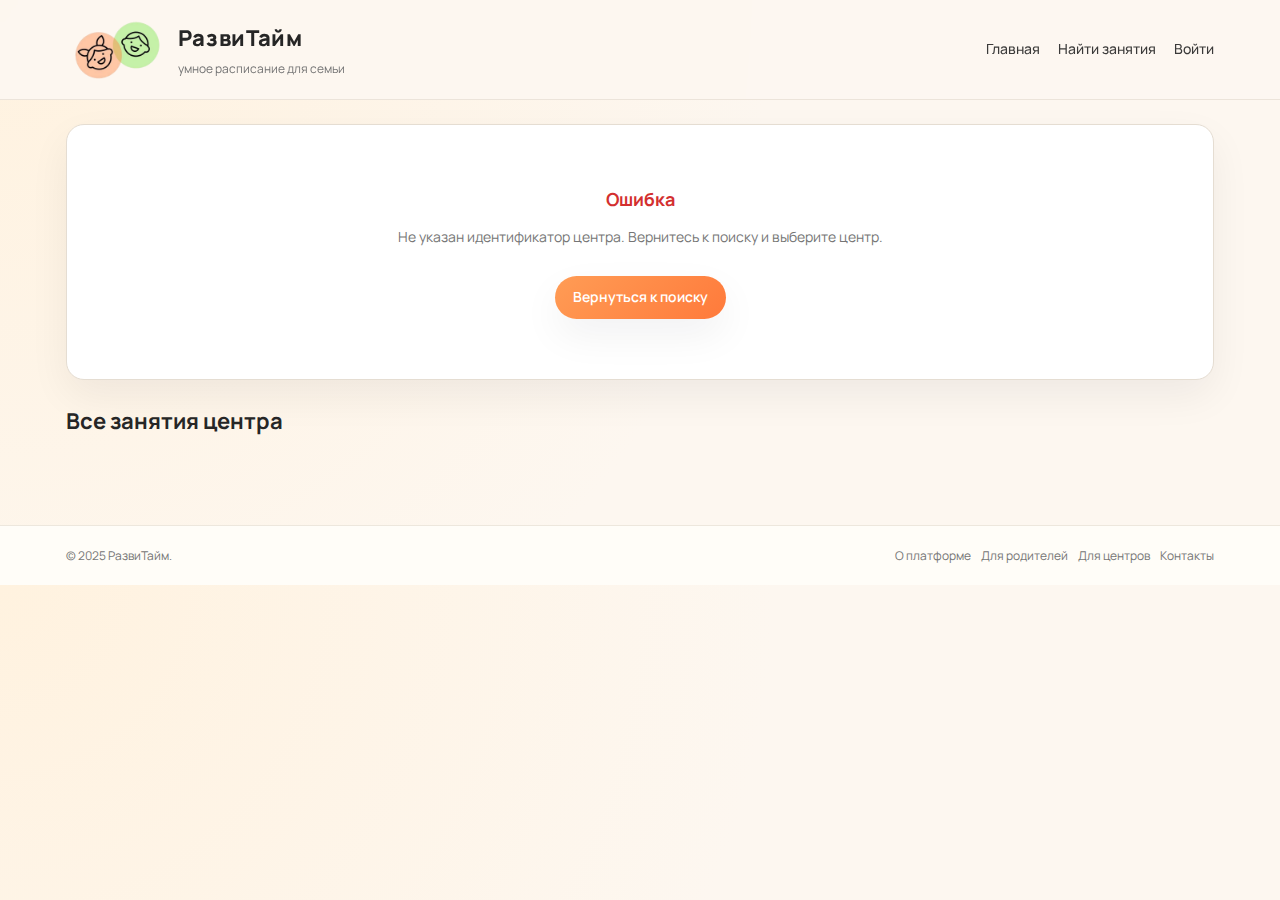
<file: frontend/center_info.html>
<!DOCTYPE html>
<html lang="ru">
<head>
  <meta charset="UTF-8">
  <title>Информация о центре — РазвиТайм</title>
  <link rel="stylesheet" href="styles.css">
</head>
<body class="page-root">
<header class="app-header">
  <div class="container app-header-inner">
    <div class="logo-block">
      <img src="assets/logo.png" alt="РазвиТайм" class="logo-image" />
      <div class="logo-texts">
        <div class="logo-text-main">РазвиТайм</div>
        <div class="logo-text-sub">умное расписание для семьи</div>
      </div>
    </div>
    <nav class="nav-links">
      <a href="index.html">Главная</a>
      <a href="search.html">Найти занятия</a>
      <span id="auth-links">
        <!-- Сюда подставится либо Войти, либо ссылка в ЛК -->
      </span>
    </nav>
  </div>
</header>

<main class="page-parent" style="padding-top:24px;">
  <div class="container">
    <div id="center-info-card" class="split-card">
      Загрузка данных о центре...
    </div>

    <section style="margin-top:24px;">
      <h2 class="section-title">Все занятия центра</h2>
      <div id="center-activities-list" class="activities-list-grid">
        <!-- сюда придут карточки кружков -->
      </div>
    </section>
  </div>
</main>

<footer class="app-footer">
  <div class="container app-footer-inner">
    <div>© 2025 РазвиТайм.</div>
    <div class="footer-links">
      <a href="#">О платформе</a>
      <a href="#">Для родителей</a>
      <a href="#">Для центров</a>
      <a href="#">Контакты</a>
    </div>
  </div>
</footer>

<script>
  const API_BASE = "http://localhost:5000";
  let CURRENT_USER = null;
  let CURRENT_CENTER_ID = null;

  // Проверяем авторизацию
  function checkAuth() {
    const authLinks = document.getElementById("auth-links");
    try {
      const userData = localStorage.getItem("razvitime_user");
      CURRENT_USER = userData ? JSON.parse(userData) : null;
      
      if (CURRENT_USER && CURRENT_USER.role === "parent") {
        authLinks.innerHTML = `<a href="parent.html">Личный кабинет</a>`;
      } else {
        authLinks.innerHTML = `<a href="auth.html">Войти</a>`;
      }
    } catch (e) {
      authLinks.innerHTML = `<a href="auth.html">Войти</a>`;
    }
  }

  function getCenterId() {
  const params = new URLSearchParams(window.location.search);
  const id = params.get("id");
  
  console.log('URL params:', window.location.search);
  console.log('Extracted ID:', id);
  
  // Проверяем, что ID валидный
  if (!id) {
    console.error('No center ID provided');
    showError('Не указан идентификатор центра. Вернитесь к поиску и выберите центр.');
    return null;
  }
  
  if (id === 'undefined' || id === 'null') {
    console.error('Invalid center ID:', id);
    showError('Неверный идентификатор центра. Вернитесь к поиску и выберите центр.');
    return null;
  }
  
  const numericId = parseInt(id, 10);
  if (isNaN(numericId)) {
    console.error('Center ID is not a number:', id);
    showError('Идентификатор центра должен быть числом. Вернитесь к поиску и выберите центр.');
    return null;
  }
  
  if (numericId <= 0) {
    console.error('Center ID is not positive:', numericId);
    showError('Неверный идентификатор центра. Вернитесь к поиску и выберите центр.');
    return null;
  }
  
  CURRENT_CENTER_ID = numericId;
  console.log('Valid center ID:', CURRENT_CENTER_ID);
  return CURRENT_CENTER_ID;
}

  function showError(message, showBackLink = true) {
    const infoBox = document.getElementById("center-info-card");
    const listBox = document.getElementById("center-activities-list");
    
    const backUrl = CURRENT_USER && CURRENT_USER.role === "parent" ? "parent.html#search" : "search.html";
    
    infoBox.innerHTML = `
      <div class="error-state" style="text-align: center; padding: 40px 20px; color: #666;">
        <h3 style="color: #d32f2f; margin-bottom: 12px;">Ошибка</h3>
        <p>${message}</p>
        ${showBackLink ? `<a href="${backUrl}" class="btn btn-primary" style="margin-top: 16px; display: inline-block;">Вернуться к поиску</a>` : ''}
      </div>
    `;
    
    if (listBox) {
      listBox.innerHTML = '';
    }
  }

  function renderCenterInfo(center, activities) {
    const infoBox = document.getElementById("center-info-card");
    const listBox = document.getElementById("center-activities-list");

    if (!center) {
      showError("Центр не найден");
      return;
    }

    // Рендерим информацию о центре
    infoBox.innerHTML = `
      <h1 class="section-title">${center.name || 'Название не указано'}</h1>
      <p class="section-subtitle">${center.city || ''}${
        center.address ? ' · ' + center.address : ''
      }</p>

      <div style="margin-top:12px;">
        <h3>О центре</h3>
        <p>${center.description || "Описание пока не заполнено."}</p>
      </div>

      <div style="margin-top:12px;">
        <h3>Контакты</h3>
        <ul class="split-card-steps">
          ${center.phone ? `<li>Телефон: <a href="tel:${center.phone}">${center.phone}</a></li>` : ''}
          ${center.whatsapp ? `<li>WhatsApp: ${center.whatsapp}</li>` : ''}
          ${center.website ? `<li>Сайт: <a href="${center.website}" target="_blank">${center.website}</a></li>` : ''}
          ${center.instagram ? `<li>Instagram: <a href="https://instagram.com/${center.instagram.replace('@', '')}" target="_blank">${center.instagram}</a></li>` : ''}
        </ul>
      </div>
    `;

    // Рендерим список занятий
    if (!activities || !activities.length) {
      listBox.innerHTML = '<p class="no-data" style="text-align: center; color: #666; padding: 40px 20px; font-style: italic;">В этом центре пока нет добавленных занятий.</p>';
    } else {
      listBox.innerHTML = activities
        .map(activity => `
          <article class="activity-card" style="transition: transform 0.2s ease;">
            <div class="activity-main">
              <h3>${activity.title || 'Без названия'}</h3>
              <div class="activity-meta">
                ${activity.category || 'Без категории'}${
                  activity.min_age || activity.max_age
                    ? ` · ${activity.min_age || '?'}–${activity.max_age || '?'} лет`
                    : ''
                }
              </div>
              <p class="activity-desc">
                ${activity.description ? 
                  (activity.description.length > 140 ? 
                    activity.description.slice(0, 140) + '...' : 
                    activity.description
                  ) : 
                  'Описание появится позже.'
                }
              </p>
              ${CURRENT_USER && CURRENT_USER.role === "parent" ? `
                <div style="margin-top: 12px;">
                  <button class="btn btn-primary btn-sm" onclick="enrollToActivity(${activity.id})">
                    📝 Записать ребенка
                  </button>
                </div>
              ` : ''}
            </div>
          </article>
        `)
        .join('');
    }
  }

  // Функция записи на занятие
  async function enrollToActivity(activityId) {
    if (!CURRENT_USER || CURRENT_USER.role !== "parent") {
      alert('Для записи необходимо войти в личный кабинет родителя');
      window.location.href = 'auth.html#parent';
      return;
    }

    try {
      // Сначала получим группы для этого занятия
      const groupsRes = await fetch(`${API_BASE}/api/public/activities/${activityId}/groups`);
      const groups = await groupsRes.json();

      if (!groups || !groups.length) {
        alert('Для этого занятия нет доступных групп');
        return;
      }

      // Получим список детей родителя
      const kidsRes = await fetch(`${API_BASE}/api/parent/kids?parentId=${CURRENT_USER.parent_id}`);
      const kids = await kidsRes.json();

      if (!kids || !kids.length) {
        alert('Сначала добавьте детей в личном кабинете');
        window.location.href = 'parent.html#kids';
        return;
      }

      // Покажем диалог выбора ребенка и группы
      showEnrollmentDialog(activityId, groups, kids);
      
    } catch (error) {
      console.error('Enrollment error:', error);
      alert('Ошибка при записи на занятие');
    }
  }

  function showEnrollmentDialog(activityId, groups, kids) {
    const dialog = document.createElement('div');
    dialog.style.cssText = `
      position: fixed;
      top: 0;
      left: 0;
      width: 100%;
      height: 100%;
      background: rgba(0,0,0,0.5);
      display: flex;
      align-items: center;
      justify-content: center;
      z-index: 1000;
    `;
    
    dialog.innerHTML = `
      <div style="background: white; padding: 24px; border-radius: 8px; max-width: 500px; width: 90%; max-height: 80vh; overflow-y: auto;">
        <h3 style="margin-top: 0;">Запись на занятие</h3>
        
        <div class="form-group">
          <label>Выберите ребенка:</label>
          <select id="enroll-kid-select" class="filter-select" style="width: 100%; margin-top: 8px;">
            ${kids.map(kid => `<option value="${kid.id}">${kid.full_name}</option>`).join('')}
          </select>
        </div>
        
        <div class="form-group" style="margin-top: 16px;">
          <label>Выберите группу:</label>
          <select id="enroll-group-select" class="filter-select" style="width: 100%; margin-top: 8px;">
            ${groups.map(group => `
              <option value="${group.id}">
                ${group.name || 'Группа'} - ${getWeekdayName(group.weekday)} ${group.start_time?.slice(0, 5)}-${group.end_time?.slice(0, 5)}
              </option>
            `).join('')}
          </select>
        </div>
        
        <div style="margin-top: 24px; display: flex; gap: 12px; justify-content: flex-end;">
          <button class="btn btn-secondary btn-sm" onclick="this.closest('div[style]').remove()">Отмена</button>
          <button class="btn btn-primary btn-sm" id="confirm-enroll-btn">Записаться</button>
        </div>
      </div>
    `;
    
    document.body.appendChild(dialog);
    
    document.getElementById('confirm-enroll-btn').addEventListener('click', async () => {
      const kidId = document.getElementById('enroll-kid-select').value;
      const groupId = document.getElementById('enroll-group-select').value;
      
      await confirmEnrollment(kidId, groupId);
      dialog.remove();
    });
  }

  async function confirmEnrollment(kidId, groupId) {
    try {
      const response = await fetch(`${API_BASE}/api/parent/enroll`, {
        method: 'POST',
        headers: {
          'Content-Type': 'application/json',
        },
        body: JSON.stringify({
          kid_id: parseInt(kidId),
          group_id: parseInt(groupId)
        })
      });

      const result = await response.json();

      if (response.ok) {
        alert('Заявка на запись отправлена! Центр свяжется с вами для подтверждения.');
      } else {
        alert(result.error || 'Ошибка при записи');
      }
    } catch (error) {
      console.error('Enrollment error:', error);
      alert('Ошибка при отправке заявки');
    }
  }

  function getWeekdayName(weekday) {
    const days = ['Вс', 'Пн', 'Вт', 'Ср', 'Чт', 'Пт', 'Сб'];
    return days[weekday] || '--';
  }

  async function loadCenterInfo() {
  console.log('=== Starting center info load ===');
  const centerId = getCenterId();
  
  if (!centerId) {
    console.log('=== No valid center ID, stopping ===');
    return;
  }

  console.log('Loading center with ID:', centerId);

  try {
    const centerUrl = `${API_BASE}/api/public/centers/${centerId}`;
    const activitiesUrl = `${API_BASE}/api/public/centers/${centerId}/activities`;
    
    console.log('Fetching from:', centerUrl);
    console.log('Fetching from:', activitiesUrl);

    const [centerRes, activitiesRes] = await Promise.all([
      fetch(centerUrl),
      fetch(activitiesUrl)
    ]);

    console.log('Center response status:', centerRes.status);
    console.log('Activities response status:', activitiesRes.status);

    // Обрабатываем ответ о центре
    if (!centerRes.ok) {
      if (centerRes.status === 404) {
        throw new Error("Центр не найден в базе данных");
      } else {
        throw new Error(`Ошибка сервера: ${centerRes.status}`);
      }
    }

    const center = await centerRes.json();
    console.log('Center data loaded:', center);
    
    // Обрабатываем ответ о занятиях
    let activities = [];
    if (activitiesRes.ok) {
      activities = await activitiesRes.json();
      console.log('Activities data loaded:', activities);
      // Убедимся, что activities - массив
      if (!Array.isArray(activities)) {
        console.warn('Activities is not array:', activities);
        activities = [];
      }
    } else {
      console.warn('Activities fetch failed:', activitiesRes.status);
    }

    renderCenterInfo(center, activities);
    
  } catch (error) {
    console.error('Center load error:', error);
    showError(error.message || "Не удалось загрузить информацию о центре");
  }
  
  console.log('=== Finished center info load ===');
}

  document.addEventListener("DOMContentLoaded", function() {
    checkAuth();
    loadCenterInfo();
  });
</script>
</body>
</html>
</file>
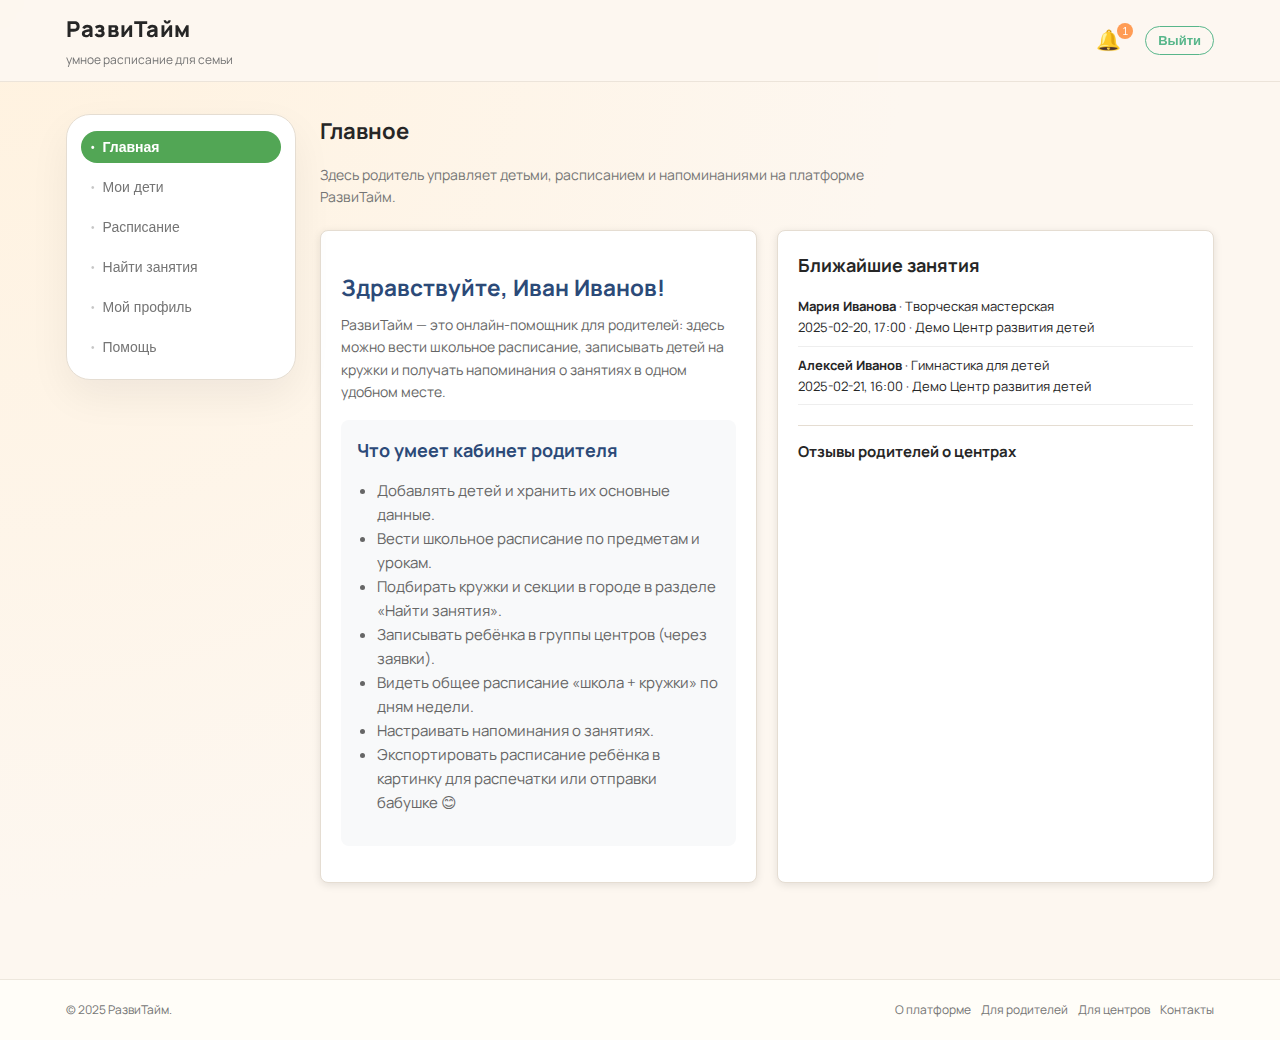
<file: frontend/parent.html>
<!DOCTYPE html>
<html lang="ru">
<head>
  <meta charset="UTF-8">
  <title>Кабинет родителя — РазвиТайм</title>
  <link rel="stylesheet" href="styles.css">
  <style>
    /* Дополнительные стили для родительской страницы */
    .parent-section {
      display: none;
    }
    
    .parent-section.active {
      display: block;
    }
    
    .tab-btn.active {
      background-color: #52a655;
      color: white;
    }
    
    .split-card {
      background: white;
      border-radius: 8px;
      padding: 20px;
      margin-bottom: 16px;
      box-shadow: 0 2px 8px rgba(0,0,0,0.1);
    }
    
    .activities-list {
      display: flex;
      flex-direction: column;
      gap: 16px;
    }
    
    .activity-card {
      background: white;
      border-radius: 8px;
      padding: 16px;
      box-shadow: 0 2px 6px rgba(0,0,0,0.1);
      display: flex;
      justify-content: space-between;
      align-items: flex-start;
    }
    
    .activity-tags {
      display: flex;
      gap: 8px;
      margin: 8px 0;
    }
    
    .tag-chip {
      background: #f0f4ff;
      padding: 4px 12px;
      border-radius: 16px;
      font-size: 14px;
    }
    
    .upcoming-list {
      list-style: none;
      padding: 0;
    }
    
    .upcoming-list li {
      padding: 8px 0;
      border-bottom: 1px solid #eee;
    }
    
    .reviews-carousel {
      position: relative;
      height: 140px;
      overflow: hidden;
    }
    
    .review-slide {
      position: absolute;
      top: 0;
      left: 0;
      width: 100%;
      opacity: 0;
      transition: opacity 0.5s;
    }
    
    .review-slide.active {
      opacity: 1;
    }
    
    .schedule-table {
      width: 100%;
      border-collapse: collapse;
    }
    
    .schedule-table th, .schedule-table td {
      border: 1px solid #ddd;
      padding: 8px;
      text-align: center;
    }
    
    .schedule-badge {
      padding: 6px;
      margin: 4px 0;
      border-radius: 4px;
      font-size: 12px;
    }
    
    .kid-colors-list {
      display: flex;
      gap: 16px;
      flex-wrap: wrap;
    }
    
    .kid-color-item {
      display: flex;
      align-items: center;
      gap: 8px;
    }
  </style>
</head>
<body>

<header class="app-header">
  <div class="container app-header-inner">
    <div class="logo-block">
      <div class="logo-texts">
        <div class="logo-text-main">РазвиТайм</div>
        <div class="logo-text-sub">умное расписание для семьи</div>
      </div>
    </div>

    <nav class="nav-links">
      <div class="nav-notifications">
        <button
          class="icon-button"
          type="button"
          id="notifications-bell"
          title="Уведомления"
        >
          🔔
          <span class="notifications-badge" id="notifications-badge" hidden></span>
        </button>

        <div class="notifications-dropdown" id="notifications-dropdown">
          <!-- Список уведомлений подставит JS -->
        </div>
      </div>

      <button class="btn btn-outline btn-sm" type="button" id="logout-btn">
        Выйти
      </button>
    </nav>
  </div>
</header>


<main class="page-parent">
  <div class="container parent-layout">
    <!-- Боковое меню -->
    <aside class="parent-sidebar">
      <button class="tab-btn active" data-section="dashboard-section">
        Главная
      </button>
      <button class="tab-btn" data-section="kids-section">
        Мои дети
      </button>
      <button class="tab-btn" data-section="schedule-section">
        Расписание
      </button>
      <button class="tab-btn" data-section="search-section">
        Найти занятия
      </button>
      <button class="tab-btn" data-section="profile-section">
        Мой профиль
      </button>
      <button class="tab-btn" data-section="help-section">
        Помощь
      </button>
    </aside>

    <!-- Контент -->
    <section class="parent-main">
      <!-- 2.1. Дашборд (Главная) -->
      <section id="dashboard-section" class="parent-section active">
        <div class="section-header">
          <h1 class="section-title">Главное</h1>
          <p class="section-subtitle">
            Здесь родитель управляет детьми, расписанием и напоминаниями на платформе РазвиТайм.
          </p>
        </div>

        <div class="split-cards">
          <!-- Левый блок: приветствие + о платформе + инструкция -->
          <div id="parent-greeting" class="split-card">
            Загрузка данных родителя...
          </div>

          <!-- Правый блок: ближайшие занятия + карусель отзывов -->
          <div class="split-card">
            <h3>Ближайшие занятия</h3>
            <div id="parent-upcoming">
              Загрузка ближайших занятий...
            </div>

            <div class="reviews-block">
              <div class="reviews-header">
                <h3>Отзывы родителей о центрах</h3>
                <div class="reviews-dots" id="reviews-dots"></div>
              </div>
              <div class="reviews-carousel" id="reviews-carousel">
                <!-- Слайды будут подставлены JS -->
              </div>
            </div>
          </div>
        </div>
      </section>

      <!-- 2.3. Мои дети -->
      <section id="kids-section" class="parent-section">
        <div class="section-header">
          <h2>Мои дети</h2>
          <button class="btn btn-primary btn-sm" id="add-kid-btn">+ Добавить ребёнка</button>
        </div>

        <div id="kids-list" style="margin-top:16px;"></div>

        <!-- форма добавления/редактирования -->
        <div id="kid-form-block" class="reminders-card" style="display:none; margin-top:16px;">
          <h3 id="kid-form-title">Добавить ребёнка</h3>
          <div class="auth-field">
            <label>Имя</label>
            <input type="text" id="kid-name">
          </div>
          <div class="auth-field">
            <label>Дата рождения</label>
            <input type="date" id="kid-birth">
          </div>
          <div class="auth-field">
            <label>Пол</label>
            <select id="kid-gender">
              <option value="">Не указано</option>
              <option value="female">Девочка</option>
              <option value="male">Мальчик</option>
            </select>
          </div>
          <div class="auth-field">
            <label>Фото (URL)</label>
            <input type="text" id="kid-photo" placeholder="https://...">
          </div>
          <div style="display:flex; gap:8px; margin-top:8px;">
            <button class="btn btn-primary btn-sm" id="kid-save-btn">Сохранить</button>
            <button class="btn btn-outline btn-sm" id="kid-cancel-btn">Отмена</button>
          </div>
        </div>
      </section>

      <!-- 2.5. Расписание (школьное + кружки) -->
      <section id="schedule-section" class="parent-section">
        <div class="section-header">
          <h1 class="section-title">Расписание детей</h1>
          <p class="section-subtitle">
            Общий вид: школьные уроки + кружки, по дням недели.
          </p>
        </div>

        <!-- Панель управления расписанием -->
        <div class="split-card">
          <div class="schedule-controls-row" style="display: flex; gap: 20px; flex-wrap: wrap;">
            <div>
              <label class="filter-label" for="schedule-kid-filter">Ребёнок</label>
              <select id="schedule-kid-filter" class="filter-select">
                <option value="all">Все дети</option>
                <!-- остальное подставит JS -->
              </select>
            </div>

            <div>
              <span class="filter-label">Вид расписания</span>
              <div class="schedule-view-toggle">
                <button class="view-btn active" data-view="day">День</button>
                <button class="view-btn" data-view="week">Неделя</button>
              </div>
            </div>

            <div>
              <span class="filter-label">Экспорт</span>
              <button class="btn btn-outline btn-sm" id="export-schedule-btn">
                Экспортировать как картинку
              </button>
            </div>
          </div>

          <!-- фильтр типов занятий -->
          <div class="schedule-filters-row" style="margin-top:10px;">
            <div>
              <span class="filter-label">Тип занятий</span>
              <div class="schedule-type-toggle">
                <label><input type="radio" name="schedule-type" value="all" checked> Все вместе</label>
                <label><input type="radio" name="schedule-type" value="school"> Только школа</label>
                <label><input type="radio" name="schedule-type" value="extras"> Только кружки</label>
              </div>
            </div>
          </div>
        </div>

        <!-- Цвета детей -->
        <div class="split-card" id="kid-colors-card" style="margin-top:12px; display:none;">
          <h3 style="margin-top:0;">Цвета детей</h3>
          <p class="section-subtitle">
            Каждому ребёнку можно назначить цвет, которым будут подсвечиваться его занятия в расписании.
          </p>
          <div id="kid-colors-list" class="kid-colors-list"></div>
        </div>

        <!-- Таблица расписания -->
        <div class="split-card" style="margin-top:16px;">
          <div id="schedule-table-wrapper" class="schedule-table-wrapper">
            Загрузка расписания...
          </div>
        </div>

        <!-- Блок школьного расписания -->
        <div class="split-card" style="margin-top:16px;">
          <div style="display:flex;justify-content:space-between;align-items:center;margin-bottom:12px;">
            <h3>Школьное расписание</h3>
            <button class="btn btn-secondary btn-sm" id="toggle-school-form-btn">
              Добавить/Изменить школьное расписание
            </button>
          </div>

          <div id="school-lessons-list" class="section-subtitle" style="margin-bottom:10px;">
            Школьные уроки учитываются в общей таблице расписания выше.
          </div>

          <div id="school-form-container" style="display:none;">
            <div class="schedule-school-form">
              <div class="form-grid" style="display: grid; grid-template-columns: repeat(auto-fit, minmax(200px, 1fr)); gap: 16px;">
                <label>
                  Ребёнок
                  <select id="school-kid-select"></select>
                </label>

                <label>
                  День недели
                  <select id="school-weekday">
                    <option value="1">Понедельник</option>
                    <option value="2">Вторник</option>
                    <option value="3">Среда</option>
                    <option value="4">Четверг</option>
                    <option value="5">Пятница</option>
                    <option value="6">Суббота</option>
                    <option value="7">Воскресенье</option>
                  </select>
                </label>

                <label>
                  Номер урока
                  <input type="number" id="school-lesson-number" min="1" max="10" placeholder="1, 2, 3">
                </label>

                <label>
                  Предмет
                  <input type="text" id="school-subject" placeholder="Математика, Русский язык...">
                </label>
              </div>

              <div style="margin-top:12px;">
                <button class="btn btn-primary btn-sm" id="school-add-btn">
                  + Добавить урок
                </button>
              </div>
            </div>
          </div>
        </div>
      </section>

      <!-- 2.7. Найти занятия -->
      <section id="search-section" class="parent-section">
        <div class="section-header">
          <h1 class="section-title">Найти занятия</h1>
          <p class="section-subtitle">
            Посмотрите все доступные кружки, а затем уточните поиск фильтрами.
          </p>
        </div>

        <div class="search-layout" style="display: flex; gap: 20px;">
          <aside class="split-card" style="width: 300px;">
            <h3>Фильтры</h3>

            <div class="filter-group">
              <label class="filter-label" for="filter-text">Обычный поиск</label>
              <div class="filter-row-inline" style="display: flex; gap: 8px;">
                <input id="filter-text"
                       class="filter-input"
                       type="text"
                       placeholder="Название кружка, центра или адрес"
                       style="flex: 1;">
                <button class="btn btn-secondary btn-sm" id="simple-search-btn">
                  Найти
                </button>
              </div>
            </div>

            <div class="filter-group">
              <label class="filter-label" for="filter-city">Город</label>
              <input id="filter-city" class="filter-input" type="text" placeholder="Например, Симферополь">
            </div>

            <div class="filter-group">
              <label class="filter-label" for="filter-age">Возраст ребёнка</label>
              <input id="filter-age" class="filter-input" type="number" min="0" placeholder="Например, 8">
            </div>

            <div class="filter-group">
              <label class="filter-label" for="filter-category">Категория</label>
              <select id="filter-category" class="filter-select">
                <option value="any">Любая</option>
                <option value="творчество">Творчество</option>
                <option value="спорт">Спорт</option>
                <option value="наука">Наука</option>
                <option value="языки">Языки</option>
              </select>
            </div>

            <div class="filters-actions" style="margin-top: 16px;">
              <button class="btn btn-primary btn-sm" id="search-activities-btn">
                Применить фильтры
              </button>
            </div>
          </aside>

          <section style="flex: 1;">
            <div class="search-header-line">
              <div>
                <h2>Доступные занятия</h2>
                <p>Сначала показываем все кружки, затем — только подходящие по фильтрам.</p>
              </div>
            </div>

            <div id="activities-results" class="activities-list">
              Загрузка занятий...
            </div>
          </section>
        </div>
      </section>

      <!-- 2.2. Мой профиль -->
      <section id="profile-section" class="parent-section">
        <h2>Мой профиль</h2>
        <div class="split-card">
          <div class="auth-field">
            <label>Город</label>
            <input type="text" id="profile-city">
          </div>
          <div class="auth-field">
            <label>Телефон</label>
            <input type="text" id="profile-phone">
          </div>
          <div class="auth-field">
            <label>Telegram</label>
            <input type="text" id="profile-telegram">
          </div>
          <div class="auth-field">
            <label>WhatsApp</label>
            <input type="text" id="profile-whatsapp">
          </div>
          <div class="auth-field">
            <label>Доп. email</label>
            <input type="email" id="profile-extra-email">
          </div>
          <div class="auth-field">
            <label>Аватар (URL)</label>
            <input type="text" id="profile-avatar">
          </div>
          <button class="btn btn-primary btn-sm" id="profile-save-btn">
            Сохранить профиль
          </button>
        </div>
      </section>

      <!-- 2.7. Помощь -->
      <section id="help-section" class="parent-section">
        <div class="section-header">
          <h2 class="section-title">Помощь</h2>
          <p class="section-subtitle">
            Полная инструкция по использованию личного кабинета родителя и контакты поддержки.
          </p>
        </div>

        <div class="split-cards" style="display: flex; gap: 20px; flex-wrap: wrap;">
          <!-- Инструкция -->
          <div class="split-card" style="flex: 1; min-width: 300px;">
            <h3>Как пользоваться личным кабинетом</h3>
            <ol class="split-card-steps">
              <li>Перейдите во вкладку «Мои дети» и добавьте профили всех детей (ФИО, дата рождения, фото).</li>
              <li>Во вкладке «Расписание» через блок «Школьное расписание» внесите уроки по дням и предметам.</li>
              <li>Во вкладке «Найти занятия» подберите кружки по городу, возрасту и направлению.</li>
              <li>Запишите ребёнка на кружок (через кнопку «Подробнее» / «Записаться» в карточке занятия, если подключен бэкенд).</li>
              <li>Следите за общим расписанием «школа + кружки» во вкладке «Расписание» (виды День / Неделя).</li>
              <li>Создавайте напоминания о важных занятиях и событиях — они появятся в системе уведомлений (иконка колокольчика).</li>
              <li>При необходимости экспортируйте расписание в картинку и отправляйте родственникам или распечатывайте.</li>
            </ol>
            <p class="section-subtitle">
              Все данные хранятся в вашем личном кабинете и привязаны к учётной записи родителя.
            </p>
          </div>

          <!-- Поддержка -->
          <div class="split-card" style="flex: 1; min-width: 300px;">
            <h3>Поддержка</h3>
            <p class="section-subtitle">
              Если что-то не работает, есть вопросы по расписанию или вы нашли ошибку, свяжитесь с нами:
            </p>
            <ul class="split-card-steps">
              <li>E-mail: <a href="mailto:support@razvitime.demo">support@razvitime.demo</a></li>
              <li>Телефон: <a href="tel:+7-900-000-00-00">+7 (900) 000-00-00</a> (будни 10:00–18:00)</li>
              <li>Чат: кнопка «Написать в чат» в правом нижнем углу (можно добавить позже, как виджет).</li>
            </ul>
            <p class="section-subtitle">
              В сообщении удобно сразу указать ФИО ребёнка, город и кратко описать проблему — так мы быстрее поможем.
            </p>
          </div>
        </div>
      </section>

    </section>
  </div>
</main>

<footer class="app-footer">
  <div class="container app-footer-inner">
    <div>© 2025 РазвиТайм.</div>
    <div class="footer-links">
      <a href="#">О платформе</a>
      <a href="#">Для родителей</a>
      <a href="#">Для центров</a>
      <a href="#">Контакты</a>
    </div>
  </div>
</footer>

<script>
// ВСТРОЕННЫЙ JavaScript ДЛЯ ДЕМО РЕЖИМА
document.addEventListener("DOMContentLoaded", () => {
  console.log('✅ Parent page loaded in DEMO mode');
  
  // Демо данные
  const DEMO_PARENT = {
    name: "Иван Иванов",
    city: "Симферополь",
    phone: "+7-999-000-00-00",
    telegram: "@ivanov",
    whatsapp: "+7-999-000-00-00",
    extra_email: "ivan.backup@mail.ru",
    avatar_url: ""
  };
  
  let DEMO_KIDS = [
    {
      id: 1,
      full_name: "Мария Иванова",
      birth_date: "2016-05-10",
      gender: "female",
      photo_url: "",
      age: 8
    },
    {
      id: 2,
      full_name: "Алексей Иванов",
      birth_date: "2019-09-22",
      gender: "male",
      photo_url: "",
      age: 5
    }
  ];
  
  const DEMO_ACTIVITIES = [
    {
      id: 1,
      center_id: 1,
      center_name: "Демо Центр развития детей",
      title: "Творческая мастерская",
      category: "творчество",
      description: "Рисование, лепка и поделки для детей 6–10 лет.",
      min_age: 6,
      max_age: 10,
      price: "Цена по запросу",
      city: "Симферополь",
      address: "ул. Пушкина, 10"
    },
    {
      id: 2,
      center_id: 1,
      center_name: "Демо Центр развития детей",
      title: "Гимнастика для детей",
      category: "спорт",
      description: "Общая физическая подготовка и растяжка.",
      min_age: 5,
      max_age: 9,
      price: "1500 руб/мес",
      city: "Симферополь",
      address: "ул. Пушкина, 10"
    }
  ];
  
  // Инициализация
  init();
  
  function init() {
    setupTabs();
    loadDashboard();
    loadKids();
    setupKidsForm();
    setupSearch();
    loadProfile();
    setupProfileSave();
    loadSchoolLessons();
    setupScheduleControls();
    setupSchoolForm();
    setupNotificationsBell();
    
    // Кнопка выхода
    const logoutBtn = document.getElementById("logout-btn");
    if (logoutBtn) {
      logoutBtn.addEventListener("click", () => {
        localStorage.removeItem("razvitime_user");
        window.location.href = "index.html";
      });
    }
  }
  
  function setupTabs() {
    const tabButtons = document.querySelectorAll(".tab-btn");
    const sections = document.querySelectorAll(".parent-section");
    
    tabButtons.forEach(btn => {
      btn.addEventListener("click", () => {
        // Убираем активный класс у всех кнопок и секций
        tabButtons.forEach(b => b.classList.remove("active"));
        sections.forEach(s => s.classList.remove("active"));
        
        // Добавляем активный класс текущей кнопке
        btn.classList.add("active");
        
        // Показываем соответствующую секцию
        const sectionId = btn.getAttribute("data-section");
        const section = document.getElementById(sectionId);
        if (section) {
          section.classList.add("active");
          
          // Загружаем данные для активной вкладки
          switch(sectionId) {
            case 'dashboard-section':
              loadDashboard();
              break;
            case 'kids-section':
              loadKids();
              break;
            case 'schedule-section':
              loadSchoolLessons();
              break;
            case 'search-section':
              setupSearch();
              break;
            case 'profile-section':
              loadProfile();
              break;
          }
        }
      });
    });
    
    // Активируем первую вкладку
    if (tabButtons.length > 0) {
      tabButtons[0].click();
    }
  }
  
  function loadDashboard() {
    const greetingBox = document.getElementById("parent-greeting");
    const upcomingBox = document.getElementById("parent-upcoming");
    
    if (greetingBox) {
      greetingBox.innerHTML = `
        <div class="dashboard-hero">
          <h2 style="margin-bottom:8px; color: #2c4a78;">
            Здравствуйте, ${DEMO_PARENT.name}!
          </h2>
          <p style="color: #666; margin-bottom: 16px;">
            РазвиТайм — это онлайн-помощник для родителей: здесь можно
            вести школьное расписание, записывать детей на кружки и
            получать напоминания о занятиях в одном удобном месте.
          </p>
          
          <div style="background: #f8f9fa; padding: 16px; border-radius: 8px; margin-bottom: 16px;">
            <h3 style="margin-top: 0; color: #2c4a78;">Что умеет кабинет родителя</h3>
            <ul style="padding-left: 20px; color: #666;">
              <li>Добавлять детей и хранить их основные данные.</li>
              <li>Вести школьное расписание по предметам и урокам.</li>
              <li>Подбирать кружки и секции в городе в разделе «Найти занятия».</li>
              <li>Записывать ребёнка в группы центров (через заявки).</li>
              <li>Видеть общее расписание «школа + кружки» по дням недели.</li>
              <li>Настраивать напоминания о занятиях.</li>
              <li>Экспортировать расписание ребёнка в картинку для распечатки или отправки бабушке 😊</li>
            </ul>
          </div>
        </div>
      `;
    }
    
    if (upcomingBox) {
      upcomingBox.innerHTML = `
        <ul class="upcoming-list">
          <li>
            <strong>Мария Иванова</strong> · Творческая мастерская
            <br>
            2025-02-20, 17:00 · Демо Центр развития детей
          </li>
          <li>
            <strong>Алексей Иванов</strong> · Гимнастика для детей
            <br>
            2025-02-21, 16:00 · Демо Центр развития детей
          </li>
        </ul>
      `;
    }
  }
  
  function loadKids() {
    const list = document.getElementById("kids-list");
    if (!list) return;
    
    if (DEMO_KIDS.length === 0) {
      list.innerHTML = "<p>Пока нет добавленных детей.</p>";
      return;
    }
    
    list.innerHTML = DEMO_KIDS
      .map((kid) => {
        const age = kid.birth_date ? calcAge(kid.birth_date) : "—";
        return `
        <div class="split-card">
          <div style="display:flex; gap:12px;">
            <div>
              ${
                kid.photo_url
                  ? `<img src="${kid.photo_url}" alt="${kid.full_name}" style="width:60px;height:60px;border-radius:50%;object-fit:cover;">`
                  : `<div style="width:60px;height:60px;border-radius:50%;background:#e4f6e4;display:flex;align-items:center;justify-content:center;font-size:24px;">${
                      kid.full_name[0] || "?"
                    }</div>`
              }
            </div>
            <div>
              <h3 style="margin: 0 0 4px 0;">${kid.full_name}</h3>
              <p style="color: #666; margin: 0;">Возраст: ${age}</p>
            </div>
          </div>
          <div style="display: flex; gap: 8px; margin-top: 12px;">
            <button class="btn btn-secondary btn-sm" onclick="window.editKidDemo(${kid.id}, '${kid.full_name.replace(/'/g, "\\'")}', '${kid.birth_date || ""}', '${kid.gender || ""}', '${kid.photo_url || ""}')">
              Редактировать
            </button>
            <button class="btn btn-outline btn-sm" onclick="window.deleteKidDemo(${kid.id})">Удалить</button>
          </div>
        </div>`;
      })
      .join("");
  }
  
  window.editKidDemo = function(id, name, birth, gender, photo) {
    window.editingKidId = id;
    const formBlock = document.getElementById("kid-form-block");
    const title = document.getElementById("kid-form-title");
    
    title.textContent = "Редактировать ребёнка";
    document.getElementById("kid-name").value = name || "";
    document.getElementById("kid-birth").value = birth || "";
    document.getElementById("kid-gender").value = gender || "";
    document.getElementById("kid-photo").value = photo || "";
    formBlock.style.display = "block";
  };
  
  window.deleteKidDemo = function(id) {
    if (!confirm("Удалить этого ребёнка?")) return;
    DEMO_KIDS = DEMO_KIDS.filter(k => k.id !== id);
    loadKids();
  };
  
  function setupKidsForm() {
    const addBtn = document.getElementById("add-kid-btn");
    const formBlock = document.getElementById("kid-form-block");
    const title = document.getElementById("kid-form-title");
    const saveBtn = document.getElementById("kid-save-btn");
    const cancelBtn = document.getElementById("kid-cancel-btn");
    
    if (!addBtn) return;
    
    addBtn.addEventListener("click", () => {
      window.editingKidId = null;
      title.textContent = "Добавить ребёнка";
      document.getElementById("kid-name").value = "";
      document.getElementById("kid-birth").value = "";
      document.getElementById("kid-gender").value = "";
      document.getElementById("kid-photo").value = "";
      formBlock.style.display = "block";
    });
    
    cancelBtn.addEventListener("click", () => {
      formBlock.style.display = "none";
    });
    
    saveBtn.addEventListener("click", () => {
      const full_name = document.getElementById("kid-name").value.trim();
      const birth_date = document.getElementById("kid-birth").value || null;
      const gender = document.getElementById("kid-gender").value || null;
      const photo_url = document.getElementById("kid-photo").value || null;
      
      if (!full_name) {
        alert("Введите имя ребёнка");
        return;
      }
      
      if (window.editingKidId === null) {
        // Добавление нового ребенка
        const newKid = {
          id: DEMO_KIDS.length > 0 ? Math.max(...DEMO_KIDS.map(k => k.id)) + 1 : 1,
          full_name,
          birth_date,
          gender,
          photo_url
        };
        DEMO_KIDS.push(newKid);
        alert("Ребёнок добавлен");
      } else {
        // Редактирование существующего
        const kidIndex = DEMO_KIDS.findIndex(k => k.id === window.editingKidId);
        if (kidIndex !== -1) {
          DEMO_KIDS[kidIndex] = {
            ...DEMO_KIDS[kidIndex],
            full_name,
            birth_date,
            gender,
            photo_url
          };
          alert("Данные обновлены");
        }
      }
      
      formBlock.style.display = "none";
      loadKids();
    });
  }
  
  function calcAge(dateStr) {
    if (!dateStr) return "—";
    const birth = new Date(dateStr);
    const now = new Date();
    let age = now.getFullYear() - birth.getFullYear();
    const mDiff = now.getMonth() - birth.getMonth();
    if (mDiff < 0 || (mDiff === 0 && now.getDate() < birth.getDate())) {
      age--;
    }
    return `${age} лет`;
  }
  
  function setupSearch() {
    const btn = document.getElementById("search-activities-btn");
    const simpleBtn = document.getElementById("simple-search-btn");
    const textInput = document.getElementById("filter-text");
    
    function runSearch() {
      const text = textInput ? textInput.value.trim().toLowerCase() : "";
      const city = document.getElementById("filter-city").value.trim().toLowerCase();
      const age = document.getElementById("filter-age").value;
      const category = document.getElementById("filter-category").value;
      
      const box = document.getElementById("activities-results");
      if (!box) return;
      
      box.textContent = "Поиск...";
      
      // Фильтрация
      let filtered = DEMO_ACTIVITIES;
      
      if (text) {
        filtered = filtered.filter(a => 
          a.title.toLowerCase().includes(text) || 
          a.description.toLowerCase().includes(text) ||
          a.center_name.toLowerCase().includes(text)
        );
      }
      
      if (city) {
        filtered = filtered.filter(a => a.city.toLowerCase().includes(city));
      }
      
      if (age) {
        const ageNum = parseInt(age);
        filtered = filtered.filter(a => 
          ageNum >= a.min_age && ageNum <= a.max_age
        );
      }
      
      if (category && category !== "any") {
        filtered = filtered.filter(a => a.category === category);
      }
      
      setTimeout(() => {
        if (!filtered.length) {
          box.textContent = "Ничего не найдено. Попробуйте изменить фильтры.";
          return;
        }
        
        box.innerHTML = filtered
          .map(
            (a) => `
            <article class="activity-card">
              <div style="flex: 1;">
                <h3 style="margin: 0 0 8px 0;">${a.title}</h3>
                <div style="color: #52a655; margin-bottom: 8px;">
                  <button class="link-as-button" onclick="alert('Информация о центре: ${a.center_name}')">
                    ${a.center_name}
                  </button> · ${a.city}
                </div>
                <div style="display: flex; gap: 8px; margin: 8px 0;">
                  <span class="tag-chip">${a.category || "Без категории"}</span>
                  <span class="tag-chip">${a.min_age}–${a.max_age} лет</span>
                </div>
                <p style="color: #666; margin: 8px 0;">${a.description}</p>
              </div>
              <div style="text-align: right; margin-left: 16px;">
                <div style="font-weight: bold; margin-bottom: 8px;">${a.price}</div>
                <div>
                  <button class="btn btn-primary btn-sm" onclick="alert('Подробности занятия: ${a.title}\\n\\nЦена: ${a.price}\\nОписание: ${a.description}')">
                    Подробнее
                  </button>
                </div>
              </div>
            </article>`
          )
          .join("");
      }, 300);
    }
    
    if (btn) {
      btn.addEventListener("click", runSearch);
    }
    
    if (simpleBtn) {
      simpleBtn.addEventListener("click", runSearch);
    }
    
    if (textInput) {
      textInput.addEventListener("keydown", (e) => {
        if (e.key === "Enter") {
          runSearch();
        }
      });
    }
    
    // ПЕРВЫЙ ЗАПУСК - показываем все занятия
    runSearch();
  }
  
  function loadProfile() {
    document.getElementById("profile-city").value = DEMO_PARENT.city || "";
    document.getElementById("profile-phone").value = DEMO_PARENT.phone || "";
    document.getElementById("profile-telegram").value = DEMO_PARENT.telegram || "";
    document.getElementById("profile-whatsapp").value = DEMO_PARENT.whatsapp || "";
    document.getElementById("profile-extra-email").value = DEMO_PARENT.extra_email || "";
    document.getElementById("profile-avatar").value = DEMO_PARENT.avatar_url || "";
  }
  
  function setupProfileSave() {
    const btn = document.getElementById("profile-save-btn");
    if (!btn) return;
    btn.addEventListener("click", () => {
      DEMO_PARENT.city = document.getElementById("profile-city").value.trim();
      DEMO_PARENT.phone = document.getElementById("profile-phone").value.trim();
      DEMO_PARENT.telegram = document.getElementById("profile-telegram").value.trim();
      DEMO_PARENT.whatsapp = document.getElementById("profile-whatsapp").value.trim();
      DEMO_PARENT.extra_email = document.getElementById("profile-extra-email").value.trim();
      DEMO_PARENT.avatar_url = document.getElementById("profile-avatar").value.trim();
      
      alert("Профиль сохранён (демо-режим)");
    });
  }
  
  function loadSchoolLessons() {
    // Просто показываем сообщение, что данные загружены
    const box = document.getElementById("school-lessons-list");
    if (box) {
      box.textContent = "Школьные уроки учитываются в общей таблице расписания выше.";
    }
    
    // Обновляем таблицу расписания
    renderScheduleTable();
  }
  
  function renderScheduleTable() {
    const wrapper = document.getElementById("schedule-table-wrapper");
    if (!wrapper) return;
    
    wrapper.innerHTML = `
      <h3 style="margin-top:0;margin-bottom:8px;">Расписание на неделю</h3>
      <div style="overflow-x: auto;">
        <table class="schedule-table">
          <thead>
            <tr>
              <th>Урок / блок</th>
              <th>Пн</th>
              <th>Вт</th>
              <th>Ср</th>
              <th>Чт</th>
              <th>Пт</th>
              <th>Сб</th>
              <th>Вс</th>
            </tr>
          </thead>
          <tbody>
            <tr>
              <td class="schedule-lesson-num">1</td>
              <td class="schedule-cell">
                <div class="schedule-badge schedule-badge-school" style="background:#c6f1a9;">
                  <div class="schedule-badge-subject">Математика</div>
                  <div class="schedule-badge-kid">Мария</div>
                </div>
              </td>
              <td class="schedule-cell schedule-cell-empty"></td>
              <td class="schedule-cell schedule-cell-empty"></td>
              <td class="schedule-cell schedule-cell-empty"></td>
              <td class="schedule-cell schedule-cell-empty"></td>
              <td class="schedule-cell schedule-cell-empty"></td>
              <td class="schedule-cell schedule-cell-empty"></td>
            </tr>
            <tr>
              <td class="schedule-lesson-num">Кружки</td>
              <td class="schedule-cell schedule-cell-empty"></td>
              <td class="schedule-cell">
                <div class="schedule-badge schedule-badge-extra" style="border-color:#c6f1a9;">
                  <div class="schedule-badge-subject">Творческая мастерская</div>
                  <div class="schedule-badge-kid">Мария · 17:00-18:00</div>
                  <div class="schedule-badge-center">Демо Центр развития детей</div>
                </div>
              </td>
              <td class="schedule-cell">
                <div class="schedule-badge schedule-badge-extra" style="border-color:#ffc7a6;">
                  <div class="schedule-badge-subject">Гимнастика для детей</div>
                  <div class="schedule-badge-kid">Алексей · 16:00-17:00</div>
                  <div class="schedule-badge-center">Демо Центр развития детей</div>
                </div>
              </td>
              <td class="schedule-cell schedule-cell-empty"></td>
              <td class="schedule-cell schedule-cell-empty"></td>
              <td class="schedule-cell schedule-cell-empty"></td>
              <td class="schedule-cell schedule-cell-empty"></td>
            </tr>
          </tbody>
        </table>
      </div>
    `;
  }
  
  function setupScheduleControls() {
    const kidFilter = document.getElementById("schedule-kid-filter");
    const viewButtons = document.querySelectorAll(".view-btn");
    const typeRadios = document.querySelectorAll('input[name="schedule-type"]');
    
    if (kidFilter) {
      kidFilter.innerHTML = `
        <option value="all">Все дети</option>
        ${DEMO_KIDS.map(k => `<option value="${k.id}">${k.full_name}</option>`).join('')}
      `;
    }
    
    if (viewButtons) {
      viewButtons.forEach(btn => {
        btn.addEventListener("click", () => {
          viewButtons.forEach(b => b.classList.remove("active"));
          btn.classList.add("active");
          renderScheduleTable();
        });
      });
    }
    
    if (typeRadios) {
      typeRadios.forEach(r => {
        r.addEventListener("change", () => {
          renderScheduleTable();
        });
      });
    }
    
    // Кнопка экспорта
    const exportBtn = document.getElementById("export-schedule-btn");
    if (exportBtn) {
      exportBtn.addEventListener("click", () => {
        alert("В демо-режиме экспорт работает через библиотеку html2canvas.");
      });
    }
  }
  
  function setupSchoolForm() {
    const toggleBtn = document.getElementById("toggle-school-form-btn");
    const addBtn = document.getElementById("school-add-btn");
    const container = document.getElementById("school-form-container");
    
    if (toggleBtn && container) {
      toggleBtn.addEventListener("click", () => {
        container.style.display = container.style.display === "block" ? "none" : "block";
      });
    }
    
    if (addBtn) {
      addBtn.addEventListener("click", () => {
        const kidSelect = document.getElementById("school-kid-select");
        const subject = document.getElementById("school-subject").value.trim();
        
        if (!subject) {
          alert("Введите предмет");
          return;
        }
        
        alert(`Урок "${subject}" добавлен в расписание (демо-режим)`);
        document.getElementById("school-subject").value = "";
      });
    }
  }
  
  function setupNotificationsBell() {
    const bell = document.getElementById("notifications-bell");
    const dropdown = document.getElementById("notifications-dropdown");
    const badge = document.getElementById("notifications-badge");
    
    if (!bell || !dropdown) return;
    
    const demoReminders = [
      {
        id: 1,
        title: "Завтра у Марии творческая мастерская",
        time_label: "Завтра в 17:00",
        center_name: "Демо Центр развития детей",
        note: "Не забудьте взять сменную обувь и фартук"
      }
    ];
    
    function renderNotifications() {
      dropdown.innerHTML = demoReminders
        .map(
          (r) => `
          <div class="notification-item" style="padding: 12px; border-bottom: 1px solid #eee;">
            <div style="font-weight: bold; margin-bottom: 4px;">${r.title}</div>
            <div style="color: #666; font-size: 14px; margin-bottom: 8px;">
              ${r.time_label}${r.center_name ? " · " + r.center_name : ""}
            </div>
            ${r.note ? `<div style="color: #666; font-size: 14px; margin-bottom: 8px;">${r.note}</div>` : ""}
            <div>
              <button class="btn btn-outline btn-sm" data-reminder-id="${r.id}" style="font-size: 12px;">
                Закрыть
              </button>
            </div>
          </div>
        `
        )
        .join("");
      
      if (badge) {
        badge.hidden = demoReminders.length === 0;
        badge.textContent = demoReminders.length;
      }
      
      dropdown.querySelectorAll("button[data-reminder-id]").forEach((btn) => {
        btn.addEventListener("click", () => {
          alert("Напоминание закрыто (демо-режим)");
          dropdown.style.display = "none";
        });
      });
    }
    
    renderNotifications();
    
    bell.addEventListener("click", () => {
      dropdown.style.display = dropdown.style.display === "block" ? "none" : "block";
    });
    
    document.addEventListener("click", (e) => {
      if (!e.target.closest(".nav-notifications") && dropdown.style.display === "block") {
        dropdown.style.display = "none";
      }
    });
  }
});
</script>

</body>
</html>
</file>
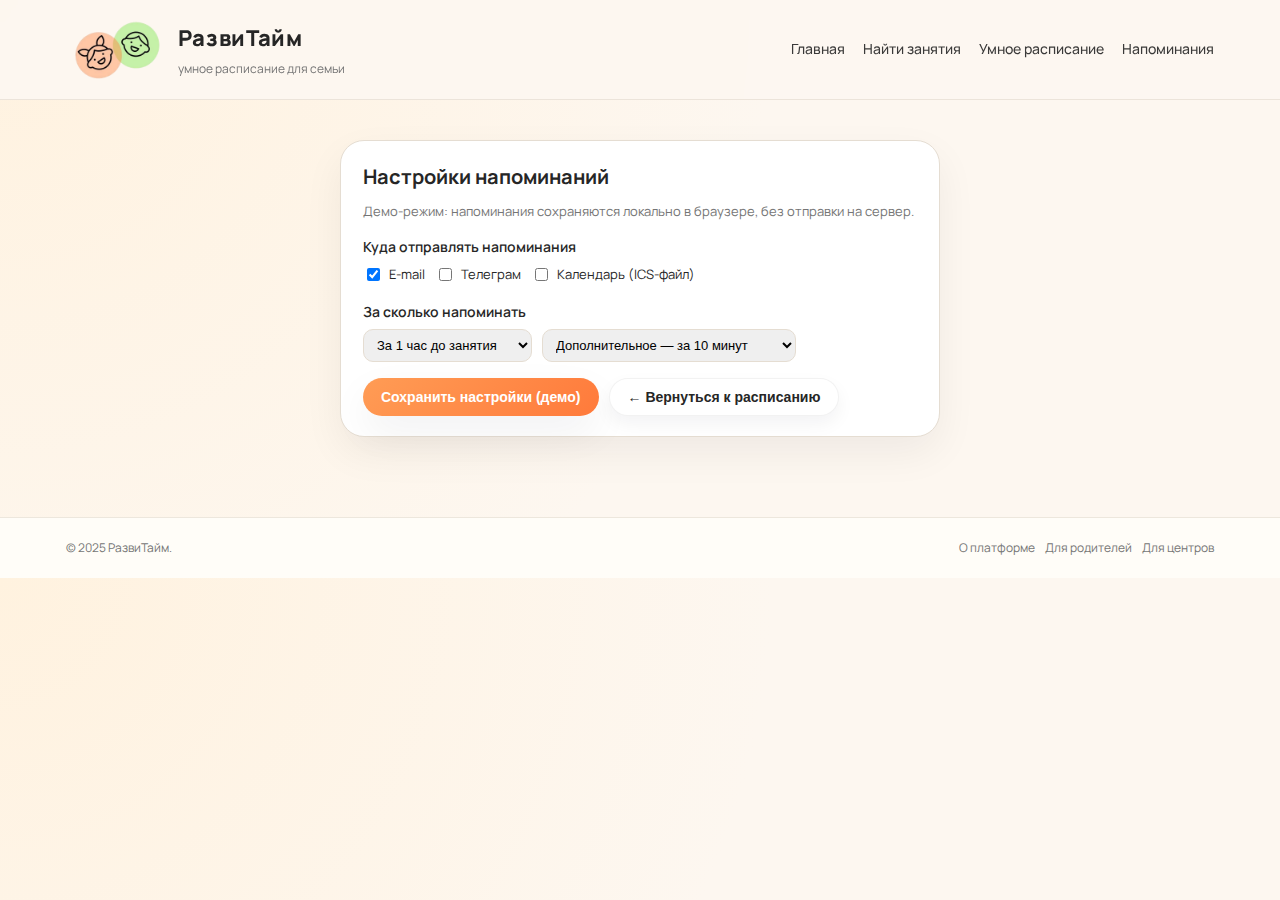
<file: frontend/reminders.html>
<!DOCTYPE html>
<html lang="ru">
<head>
  <meta charset="UTF-8">
  <title>Настройки напоминаний — РазвиТайм</title>
  <link rel="stylesheet" href="styles.css">
</head>
<body>

<header class="app-header">
  <div class="container app-header-inner">
    <div class="logo-block">
      <img src="assets/logo.png" alt="РазвиТайм" class="logo-image">
      <div class="logo-texts">
        <div class="logo-text-main">РазвиТайм</div>
        <div class="logo-text-sub">умное расписание для семьи</div>
      </div>
    </div>
    <nav class="nav-links">
      <a href="index.html">Главная</a>
      <a href="search.html">Найти занятия</a>
      <a href="schedule.html">Умное расписание</a>
      <a href="reminders.html">Напоминания</a>
    </nav>
  </div>
</header>

<main class="page-reminders">
  <div class="container">
    <div class="reminders-card">
      <h1>Настройки напоминаний</h1>
      <p>Демо-режим: напоминания сохраняются локально в браузере, без отправки на сервер.</p>

      <div class="reminders-group">
        <div class="reminders-group-title">Куда отправлять напоминания</div>
        <div class="checkbox-row">
          <label><input type="checkbox" checked> E-mail</label>
          <label><input type="checkbox"> Телеграм</label>
          <label><input type="checkbox"> Календарь (ICS-файл)</label>
        </div>
      </div>

      <div class="reminders-group">
        <div class="reminders-group-title">За сколько напоминать</div>
        <div class="reminders-select-row">
          <select>
            <option>За 1 час до занятия</option>
            <option>За 2 часа до занятия</option>
            <option>За 1 день до занятия</option>
          </select>
          <select>
            <option>Дополнительное — за 10 минут</option>
            <option>Дополнительное — за 30 минут</option>
            <option>Без дополнительного напоминания</option>
          </select>
        </div>
      </div>

      <div class="reminders-actions">
        <button class="btn btn-primary">Сохранить настройки (демо)</button>
        <button class="btn btn-secondary" onclick="window.location.href='schedule.html'">
          ← Вернуться к расписанию
        </button>
      </div>
    </div>
  </div>
</main>

<footer class="app-footer">
  <div class="container app-footer-inner">
    <div>© 2025 РазвиТайм.</div>
    <div class="footer-links">
      <a href="#">О платформе</a>
      <a href="#">Для родителей</a>
      <a href="#">Для центров</a>
    </div>
  </div>
</footer>

<script src="script.js"></script>
<script src="config.js"></script>
</body>
</html>
</file>
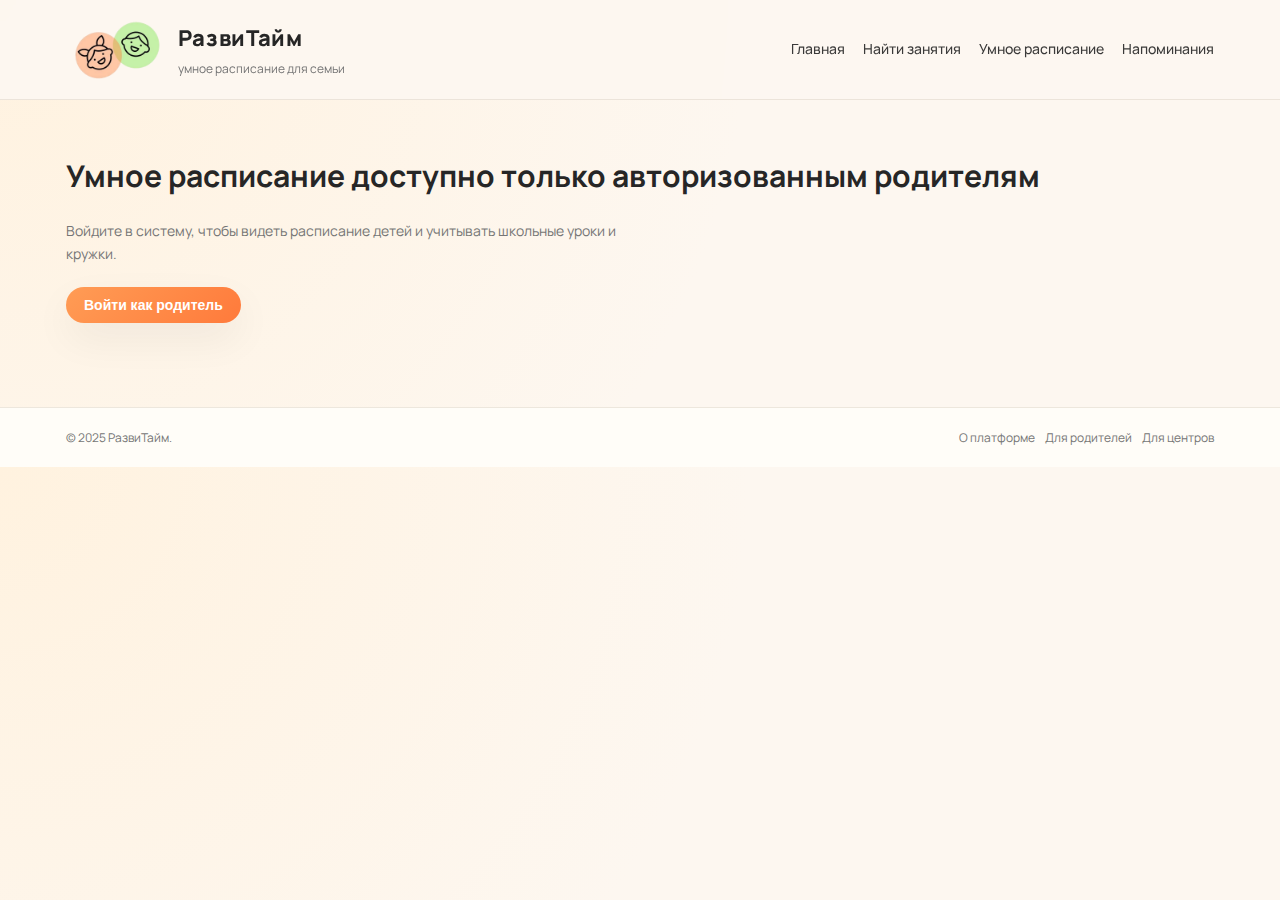
<file: frontend/schedule.html>
<!DOCTYPE html>
<html lang="ru">
<head>
  <meta charset="UTF-8">
  <title>Умное расписание — РазвиТайм</title>
  <link rel="stylesheet" href="styles.css">
</head>
<body>

<header class="app-header">
  <div class="container app-header-inner">
    <div class="logo-block">
      <img src="assets/logo.png" alt="РазвиТайм" class="logo-image">
      <div class="logo-texts">
        <div class="logo-text-main">РазвиТайм</div>
        <div class="logo-text-sub">умное расписание для семьи</div>
      </div>
    </div>
    <nav class="nav-links">
      <a href="index.html">Главная</a>
      <a href="search.html">Найти занятия</a>
      <a href="schedule.html">Умное расписание</a>
      <a href="reminders.html">Напоминания</a>
    </nav>
  </div>
</header>

<main class="page-schedule">
  <!-- Блок для НЕавторизованных -->
  <div class="container" id="schedule-guest-message" style="display:none;">
    <div class="section-header">
      <h1>Умное расписание доступно только авторизованным родителям</h1>
      <p class="section-subtitle">
        Войдите в систему, чтобы видеть расписание детей и учитывать школьные уроки и кружки.
      </p>
    </div>
    <button class="btn btn-primary" onclick="window.location.href='auth.html#parent'">
      Войти как родитель
    </button>
  </div>

  <!-- Основной контент для авторизованного родителя -->
  <div class="container" id="schedule-content">
    <div class="schedule-header">
      <div class="schedule-header-main">
        <h1>Умное расписание семьи</h1>
        <p>Демо-режим: Мария Петрова, 8 лет</p>

        <div class="schedule-tabs">
          <button class="tab-pill active">Мария · 8 лет</button>
          <button class="tab-pill">Илья · 12 лет</button>
          <button class="tab-pill">+ Добавить ребёнка</button>
        </div>
      </div>

      <div class="schedule-actions">
        <button class="btn btn-outline btn-sm" onclick="window.location.href='search.html'">
          Найти новый кружок
        </button>
        <button class="btn btn-secondary btn-sm">
          Добавить школьный урок
        </button>
        <button class="btn btn-primary btn-sm" onclick="window.location.href='reminders.html'">
          Экспорт / напоминания
        </button>
      </div>
    </div>

    <div class="schedule-layout">
      <section class="schedule-week-grid">
        <div class="schedule-week-inner">
          <!-- Пн -->
          <div>
            <div class="schedule-week-day">Пн</div>
            <div class="schedule-week-slot school">8:30–13:30 школа</div>
            <div class="schedule-week-slot creative">16:00 рисование</div>
          </div>
          <!-- Вт -->
          <div>
            <div class="schedule-week-day">Вт</div>
            <div class="schedule-week-slot school">8:30–13:30 школа</div>
            <div class="schedule-week-slot sport">18:00 плавание</div>
          </div>
          <!-- Ср -->
          <div>
            <div class="schedule-week-day">Ср</div>
            <div class="schedule-week-slot school">8:30–13:30 школа</div>
            <div class="schedule-week-slot creative">17:00 английский</div>
          </div>
          <!-- Чт -->
          <div>
            <div class="schedule-week-day">Чт</div>
            <div class="schedule-week-slot school">8:30–13:30 школа</div>
            <div class="schedule-week-slot sport">17:30 гимнастика</div>
          </div>
          <!-- Пт -->
          <div>
            <div class="schedule-week-day">Пт</div>
            <div class="schedule-week-slot school">8:30–12:30 школа</div>
            <div class="schedule-week-slot creative">16:30 робототехника</div>
          </div>
        </div>
      </section>

      <aside class="schedule-sidebar">
        <div class="legend-card">
          <h3>Что обозначают цвета</h3>
          <div class="legend-row">
            <span>▪ школа — серый</span>
            <span>▪ спорт — зелёный</span>
            <span>▪ творчество / языки — оранжевый</span>
          </div>
        </div>

        <div class="upcoming-card">
          <h3>Ближайшие занятия</h3>
          <ul class="upcoming-list">
            <li>Сегодня, 18:00 — плавание</li>
            <li>Завтра, 17:00 — английский</li>
            <li>Пт, 16:30 — робототехника</li>
          </ul>
          <button class="btn btn-primary btn-sm" onclick="window.location.href='reminders.html'">
            🔔 Настроить напоминания
          </button>
        </div>
      </aside>
    </div>
  </div>
</main>

<footer class="app-footer">
  <div class="container app-footer-inner">
    <div>© 2025 РазвиТайм.</div>
    <div class="footer-links">
      <a href="#">О платформе</a>
      <a href="#">Для родителей</a>
      <a href="#">Для центров</a>
    </div>
  </div>
</footer>

<!-- сначала логика проверки авторизации на расписании -->
<script src="schedule.js"></script>
<!-- твой общий фронтовый JS, если он нужен -->
<script src="script.js"></script>
<script src="config.js"></script>
</body>
</html>
</file>
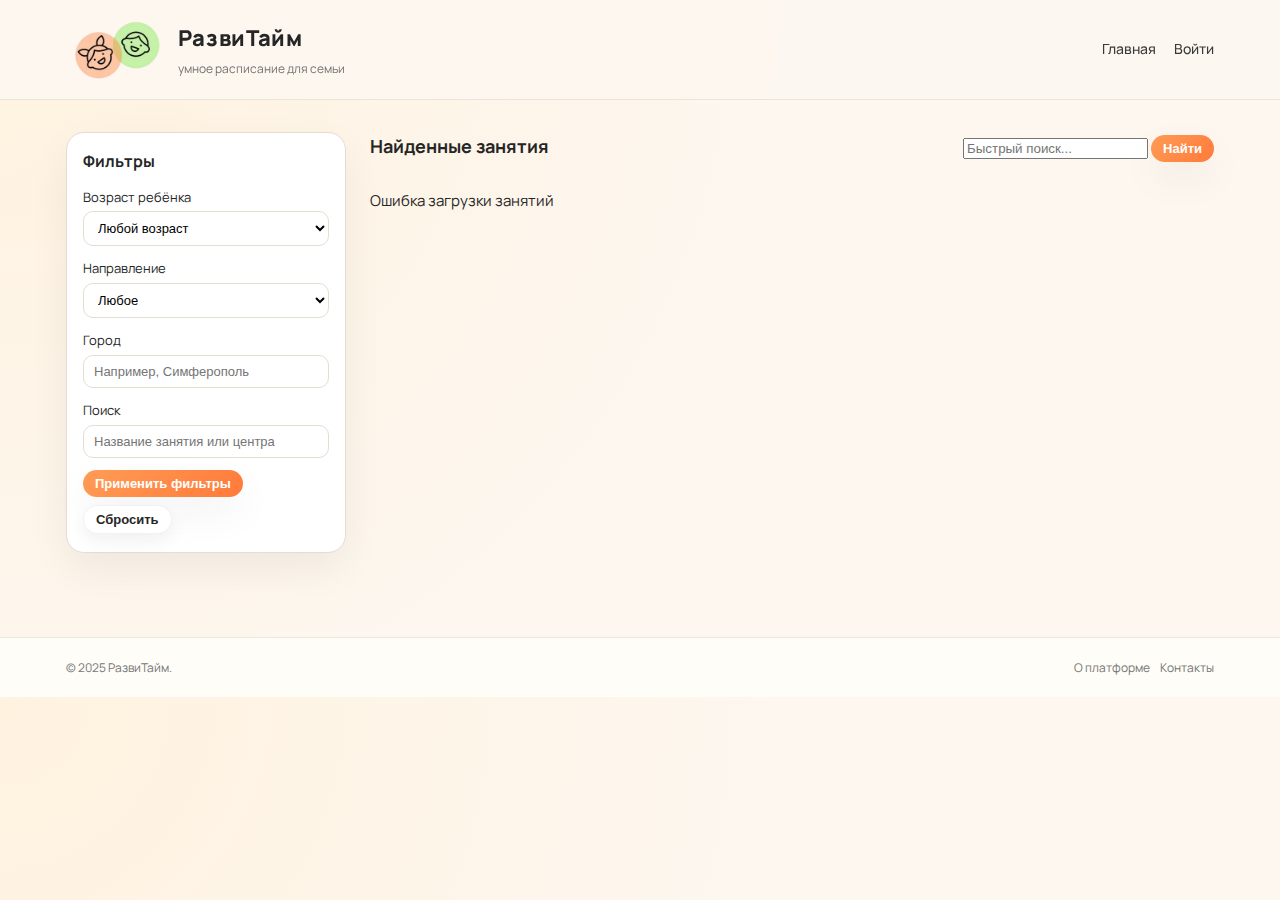
<file: frontend/search.html>
<!DOCTYPE html>
<html lang="ru">
<head>
  <meta charset="UTF-8">
  <title>Найти занятия — РазвиТайм</title>
  <link rel="stylesheet" href="styles.css">
</head>
<body>

<header class="app-header">
  <div class="container app-header-inner">
    <div class="logo-block">
      <img src="assets/logo.png" alt="РазвиТайм" class="logo-image">
      <div class="logo-texts">
        <div class="logo-text-main">РазвиТайм</div>
        <div class="logo-text-sub">умное расписание для семьи</div>
      </div>
    </div>
    <nav class="nav-links">
      <a href="index.html">Главная</a>
      <a href="auth.html">Войти</a>
    </nav>
  </div>
</header>

<main class="page-search">
  <div class="container search-layout">

    <!-- Фильтры -->
    <aside class="filters-card">
      <h3>Фильтры</h3>

      <div class="filter-group">
        <label class="filter-label">Возраст ребёнка</label>
        <select class="filter-select" id="filter-age">
          <option value="">Любой возраст</option>
          <option value="3">3–5 лет</option>
          <option value="6">6–8 лет</option>
          <option value="9">9–12 лет</option>
          <option value="13">13–17 лет</option>
        </select>
      </div>

      <div class="filter-group">
        <label class="filter-label">Направление</label>
        <select class="filter-select" id="filter-category">
          <option value="">Любое</option>
          <option>Спорт</option>
          <option>Творчество</option>
          <option>Наука и технологии</option>
          <option>Языки</option>
        </select>
      </div>

      <div class="filter-group">
        <label class="filter-label">Город</label>
        <input class="filter-input" type="text" id="filter-city" placeholder="Например, Симферополь">
      </div>

      <div class="filter-group">
        <label class="filter-label">Поиск</label>
        <input class="filter-input" type="text" id="filter-text" placeholder="Название занятия или центра">
      </div>

      <div class="filters-actions">
        <button class="btn btn-primary btn-sm" id="search-activities-btn">Применить фильтры</button>
        <button class="btn btn-secondary btn-sm" onclick="resetFilters()">Сбросить</button>
      </div>
    </aside>

    <!-- Результаты -->
    <section>
      <div class="search-header-line">
        <h2>Найденные занятия</h2>
        <div class="search-controls">
          <input type="text" id="simple-search-input" placeholder="Быстрый поиск..." class="search-input">
          <button class="btn btn-primary btn-sm" id="simple-search-btn">Найти</button>
        </div>
      </div>

      <div id="activities-results" class="activities-list">
        <!-- Результаты загрузятся через JavaScript -->
      </div>
    </section>
  </div>
</main>

<footer class="app-footer">
  <div class="container app-footer-inner">
    <div>© 2025 РазвиТайм.</div>
    <div class="footer-links">
      <a href="#">О платформе</a>
      <a href="#">Контакты</a>
    </div>
  </div>
</footer>

<script>
  const API_BASE = "http://localhost:5000";

  function resetFilters() {
    document.getElementById('filter-age').value = '';
    document.getElementById('filter-category').value = '';
    document.getElementById('filter-city').value = '';
    document.getElementById('filter-text').value = '';
    loadActivities();
  }

async function loadActivities() {
  const resultsContainer = document.getElementById('activities-results');
  resultsContainer.innerHTML = '<p>Загрузка...</p>';

  try {
    const response = await fetch(`${API_BASE}/api/public/activities`);
    const activities = await response.json();

    if (!activities || !activities.length) {
      resultsContainer.innerHTML = '<p>Занятий не найдено</p>';
      return;
    }

    resultsContainer.innerHTML = activities.map(activity => `
      <article class="activity-card">
        <div class="activity-main">
          <h3>${activity.title || 'Без названия'}</h3>
          <div class="activity-meta">
            <a href="center_info.html?id=${activity.center_id}" class="link-as-button">
              ${activity.center_name || 'Центр'}
            </a> · ${activity.city || 'Город не указан'}
          </div>
          <div class="activity-tags">
            <span class="tag-chip">${activity.category || 'Без категории'}</span>
            ${activity.min_age || activity.max_age ? 
              `<span class="tag-chip">${activity.min_age || '?'}–${activity.max_age || '?'} лет</span>` : 
              ''}
          </div>
          <p class="activity-desc">
            ${activity.description ? 
              (activity.description.length > 140 ? 
                activity.description.substring(0, 140) + '...' : 
                activity.description) : 
              'Описание отсутствует'}
          </p>
        </div>
        <div class="activity-side">
          <div class="activity-price">Цена по запросу</div>
          <div>
            <button class="btn btn-primary btn-sm" onclick="viewActivity(${activity.id})">
              Подробнее
            </button>
            <button class="btn btn-secondary btn-sm" onclick="viewCenter(${activity.center_id})" style="margin-top: 8px;">
              О центре
            </button>
          </div>
        </div>
      </article>
    `).join('');
  } catch (error) {
    console.error('Error loading activities:', error);
    resultsContainer.innerHTML = '<p>Ошибка загрузки занятий</p>';
  }
}

// Добавьте эти функции
function viewActivity(activityId) {
  window.location.href = `activity.html?id=${activityId}`;
}

function viewCenter(centerId) {
  window.location.href = `center_info.html?id=${centerId}`;
}
    

  // Инициализация поиска
  document.addEventListener('DOMContentLoaded', function() {
    loadActivities();
    
    document.getElementById('search-activities-btn').addEventListener('click', loadActivities);
    document.getElementById('simple-search-btn').addEventListener('click', loadActivities);
    
    document.getElementById('simple-search-input').addEventListener('keypress', function(e) {
      if (e.key === 'Enter') {
        loadActivities();
      }
    });
  });
</script>
</body>
</html>
</file>
<file: frontend/styles.css>
/* ===========================
   0. ШРИФТЫ И БАЗА
   =========================== */

/* Красивый шрифт Manrope (очень читаемый, модный SaaS-стиль) */
@import url("https://fonts.googleapis.com/css2?family=Manrope:wght@400;500;600;700&display=swap");

:root {
  /* База */
  --color-bg: #fdf7f0;           /* кремовый / бежевый фон */
  --color-bg-soft: #fffaf3;      /* мягкие блоки */
  --color-white: #ffffff;

  /* Брендовые */
  --brand-green: #58b68b;
  --brand-green-light: #e4f7ef;
  --brand-orange: #ff9c55;
  --brand-orange-light: #ffe8d5;

  --color-orange: var(--brand-orange);
  --color-orange-soft: var(--brand-orange-light);
  --color-green: var(--brand-green);
  --color-green-soft: var(--brand-green-light);

  --color-text-main: #262626;
  --color-text-muted: #757575;
  --color-border-soft: #e5ddd2;

  --radius-xs: 10px;
  --radius-sm: 14px;
  --radius-md: 18px;
  --radius-lg: 24px;

  --shadow-soft: 0 16px 40px rgba(15, 23, 42, 0.06);
  --transition-fast: 0.2s ease;

  --container-width: 1180px;
}

*,
*::before,
*::after {
  box-sizing: border-box;
}

html,
body {
  margin: 0;
  padding: 0;
}

body {
  font-family: "Manrope", system-ui, -apple-system, BlinkMacSystemFont,
    "Segoe UI", Roboto, sans-serif;
  background: radial-gradient(circle at top left, #fff2df, #fdf7f0 55%);
  color: var(--color-text-main);
  line-height: 1.6;
  font-size: 15px;
}

/* Центрирование / контейнер */

.container {
  width: 100%;
  max-width: var(--container-width);
  margin: 0 auto;
  padding: 0 16px;
}

/* ===========================
   1. ШАПКА
   =========================== */

.app-header {
  position: sticky;
  top: 0;
  z-index: 20;
  background: rgba(253, 247, 240, 0.94);
  backdrop-filter: blur(14px);
  border-bottom: 1px solid rgba(229, 221, 210, 0.7);
}

.app-header-inner {
  display: flex;
  align-items: center;
  justify-content: space-between;
  gap: 16px;
  padding: 12px 16px;
}

.logo-block {
  display: flex;
  align-items: center;
  gap: 12px;
}

.logo-image {
  height: 75px;
  width: auto;
  object-fit: contain;
}

.logo-texts {
  display: flex;
  flex-direction: column;
}

.logo-text-main {
  font-weight: 800;
  font-size: 22px;
  letter-spacing: 0.03em;
}

.logo-text-sub {
  font-size: 12px;
  color: var(--color-text-muted);
  margin-top: 3px;
}

.nav-links {
  display: flex;
  align-items: center;
  gap: 18px;
}

.nav-links a {
  text-decoration: none;
  font-size: 14px;
  color: var(--color-text-main);
  padding: 6px 0;
  position: relative;
  font-weight: 500;
  opacity: 0.9;
}

.nav-links a::after {
  content: "";
  position: absolute;
  left: 0;
  bottom: -4px;
  width: 0;
  height: 2px;
  background: linear-gradient(90deg, var(--brand-green), var(--brand-orange));
  border-radius: 999px;
  transition: width var(--transition-fast);
}

.nav-links a:hover::after {
  width: 100%;
}

.nav-links a:hover {
  opacity: 1;
}

.nav-auth {
  display: flex;
  align-items: center;
  gap: 10px;
}

/* ===========================
   2. КНОПКИ
   =========================== */

.btn {
  display: inline-flex;
  align-items: center;
  justify-content: center;
  gap: 6px;
  padding: 10px 18px;
  border-radius: 999px;
  border: none;
  outline: none;
  cursor: pointer;
  font-size: 14px;
  font-weight: 600;
  text-decoration: none;
  transition:
    background var(--transition-fast),
    color var(--transition-fast),
    box-shadow var(--transition-fast),
    transform var(--transition-fast),
    border-color var(--transition-fast);
}

/* Основная CTA (оранжевая) */
.btn-primary {
  background: linear-gradient(135deg, var(--brand-orange), #ff7a3b);
  color: #fff;
  box-shadow: var(--shadow-soft);
}

.btn-primary:hover {
  background: linear-gradient(135deg, #ff7a3b, var(--brand-orange));
  transform: translateY(-1px);
}

/* Вторичная (белая) */
.btn-secondary {
  background: #ffffff;
  color: var(--color-text-main);
  border: 1px solid rgba(0, 0, 0, 0.05);
  box-shadow: 0 8px 18px rgba(15, 23, 42, 0.05);
}

.btn-secondary:hover {
  background: #fff7ec;
}

/* Обводка */
.btn-outline {
  background: transparent;
  color: var(--brand-green);
  border: 1px solid var(--brand-green);
}

.btn-outline:hover {
  background: var(--brand-green-light);
}

/* Маленькие кнопки */
.btn-sm {
  padding: 6px 12px;
  font-size: 13px;
}

/* ===========================
   3. HERO (главная)
   =========================== */

.hero {
  padding: 48px 0 60px;
}

.hero-inner {
  display: grid;
  grid-template-columns: minmax(0, 1.15fr) minmax(0, 0.9fr);
  gap: 40px;
  align-items: center;
}

.hero-title {
  font-size: 34px;
  line-height: 1.2;
  margin: 0 0 12px;
}

.hero-tagline {
  font-size: 15px;
  color: var(--color-text-muted);
  max-width: 520px;
  margin-bottom: 20px;
}

.hero-badges {
  display: flex;
  flex-wrap: wrap;
  gap: 8px;
  margin-bottom: 22px;
}

.badge {
  font-size: 12px;
  padding: 5px 11px;
  border-radius: 999px;
  background: rgba(255, 255, 255, 0.98);
  border: 1px solid rgba(255, 255, 255, 0.9);
  box-shadow: 0 6px 18px rgba(15, 23, 42, 0.05);
}

.hero-actions {
  display: flex;
  flex-wrap: wrap;
  gap: 10px;
  margin-bottom: 16px;
}

.hero-caption {
  font-size: 12px;
  color: var(--color-text-muted);
  max-width: 460px;
}

/* Правая колонка: демо-расписание */

.hero-schedule-card {
  background: #ffffff;
  border-radius: var(--radius-lg);
  box-shadow: var(--shadow-soft);
  padding: 20px 18px 16px;
  border: 1px solid rgba(229, 221, 210, 0.7);
}

.hero-schedule-header {
  display: flex;
  justify-content: space-between;
  align-items: center;
  margin-bottom: 14px;
}

.hero-schedule-title {
  font-size: 16px;
  font-weight: 600;
}

.hero-schedule-sub {
  font-size: 12px;
  color: var(--color-text-muted);
}

.hero-chip {
  font-size: 11px;
  padding: 4px 9px;
  border-radius: 999px;
  background: var(--brand-green-light);
  color: var(--brand-green);
  font-weight: 600;
}

/* Табличка расписания */

.schedule-grid {
  display: grid;
  grid-template-columns: repeat(5, 1fr);
  gap: 7px;
  margin-bottom: 10px;
}

.schedule-day {
  font-size: 11px;
  color: var(--color-text-muted);
  font-weight: 600;
}

.schedule-slot {
  margin-top: 4px;
  border-radius: 12px;
  padding: 5px 7px;
  font-size: 11px;
  white-space: nowrap;
  overflow: hidden;
  text-overflow: ellipsis;
}

/* цветовые типы */
.slot-school {
  background: #f3f3f7;
}

.slot-sport {
  background: var(--brand-green-light);
}

.slot-creative {
  background: var(--brand-orange-light);
}

/* Легенда */

.hero-legend {
  display: flex;
  flex-wrap: wrap;
  gap: 10px;
  font-size: 11px;
  color: var(--color-text-muted);
}

.legend-item {
  display: inline-flex;
  align-items: center;
  gap: 6px;
}

.legend-dot {
  width: 10px;
  height: 10px;
  border-radius: 999px;
}

/* ===========================
   4. СЕКЦИИ / ТИПОВЫЕ БЛОКИ
   =========================== */

.section {
  padding: 42px 0;
}

.section-header {
  margin-bottom: 22px;
}

.section-title {
  font-size: 22px;
  margin: 0 0 6px;
}

.section-subtitle {
  font-size: 14px;
  color: var(--color-text-muted);
  max-width: 560px;
}

/* Карточки преимуществ */

.feature-grid {
  display: grid;
  grid-template-columns: repeat(4, minmax(0, 1fr));
  gap: 18px;
}

.feature-card {
  background: var(--color-bg-soft);
  border-radius: var(--radius-md);
  padding: 16px;
  box-shadow: 0 6px 20px rgba(15, 23, 42, 0.03);
  border: 1px solid rgba(229, 221, 210, 0.7);
  transition:
    transform var(--transition-fast),
    box-shadow var(--transition-fast),
    background var(--transition-fast),
    border-color var(--transition-fast);
}

.feature-card:hover {
  transform: translateY(-2px);
  box-shadow: var(--shadow-soft);
  background: #ffffff;
  border-color: rgba(180, 213, 191, 0.8);
}

.feature-icon {
  width: 36px;
  height: 36px;
  border-radius: 999px;
  background: radial-gradient(circle at 25% 25%, var(--brand-orange), var(--brand-green));
  margin-bottom: 10px;
}

.feature-card h3 {
  font-size: 15px;
  margin: 0 0 6px;
}

.feature-card p {
  font-size: 13px;
  margin: 0;
  color: var(--color-text-muted);
}

/* Блоки "для родителей" / "для центров" */

.split-cards {
  display: grid;
  grid-template-columns: repeat(2, minmax(0, 1fr));
  gap: 20px;
}

.split-card {
  background: #ffffff;
  border-radius: var(--radius-md);
  padding: 20px 18px;
  box-shadow: var(--shadow-soft);
  border: 1px solid var(--color-border-soft);
}

.split-card h3 {
  margin: 0 0 8px;
  font-size: 18px;
}

.split-card p {
  font-size: 14px;
  color: var(--color-text-muted);
  margin: 0 0 12px;
}

.split-card-steps {
  margin: 0 0 14px;
  padding-left: 20px;
  font-size: 13px;
  color: var(--color-text-main);
}

.split-card-footer {
  display: flex;
  flex-wrap: wrap;
  gap: 10px;
}

/* Отзывы */

.review-card {
  background: var(--color-bg-soft);
  border-radius: var(--radius-sm);
  padding: 14px 14px 12px;
  margin-top: 10px;
  border: 1px solid rgba(229, 221, 210, 0.8);
}

/* Партнёры */

.partners-row {
  display: flex;
  flex-wrap: wrap;
  gap: 12px;
}

.partner-card {
  flex: 1 1 180px;
  min-width: 180px;
  text-decoration: none;
  color: inherit;
  background: #ffffff;
  border-radius: var(--radius-sm);
  padding: 12px 14px;
  box-shadow: 0 8px 20px rgba(15, 23, 42, 0.06);
  border: 1px solid rgba(229, 221, 210, 0.6);
  transition: transform var(--transition-fast), box-shadow var(--transition-fast);
}

.partner-card:hover {
  transform: translateY(-2px);
  box-shadow: var(--shadow-soft);
}

.partner-name {
  font-weight: 600;
  margin-bottom: 4px;
}

.partner-city {
  font-size: 13px;
  color: var(--color-text-muted);
}

/* ===========================
   5. СТАТИСТИКА
   =========================== */

.stats-section {
  background: var(--brand-green-light);
  padding: 56px 0;
  margin-top: 56px;
}

.stats-grid {
  display: grid;
  grid-template-columns: repeat(4, 1fr);
  gap: 24px;
  margin-top: 26px;
}

.stat-card {
  background: white;
  border-radius: 18px;
  padding: 22px 18px;
  text-align: center;
  box-shadow: 0 3px 12px rgba(0, 0, 0, 0.08);
  transition: transform 0.2s ease, box-shadow 0.2s ease;
}

.stat-card:hover {
  transform: translateY(-4px);
  box-shadow: 0 6px 18px rgba(0, 0, 0, 0.12);
}

.stat-number {
  font-size: 32px;
  font-weight: 800;
  margin-bottom: 6px;
}

.stat-green {
  color: var(--brand-green);
}

.stat-orange {
  color: var(--brand-orange);
}

.stat-label {
  font-size: 13px;
  color: #444;
}

/* ===========================
   6. ПОИСК ЗАНЯТИЙ
   =========================== */

.page-search {
  padding: 32px 0 44px;
}

.search-layout {
  display: grid;
  grid-template-columns: 280px minmax(0, 1fr);
  gap: 24px;
}

/* Фильтры */

.filters-card {
  background: #ffffff;
  border-radius: var(--radius-md);
  padding: 16px 16px 18px;
  box-shadow: var(--shadow-soft);
  border: 1px solid var(--color-border-soft);
}

.filters-card h3 {
  margin: 0 0 12px;
  font-size: 16px;
}

.filter-group {
  margin-bottom: 12px;
}

.filter-label {
  display: block;
  font-size: 13px;
  margin-bottom: 4px;
}

.filter-input,
.filter-select {
  width: 100%;
  padding: 8px 10px;
  border-radius: 10px;
  border: 1px solid var(--color-border-soft);
  font-size: 13px;
  background: #fff;
}

.filter-row-inline {
  display: flex;
  gap: 10px;
}

.filter-checkbox-row {
  display: flex;
  align-items: center;
  gap: 6px;
  font-size: 13px;
}

.filters-actions {
  display: flex;
  flex-wrap: wrap;
  gap: 8px;
  margin-top: 12px;
}

/* Результаты поиска */

.search-header-line {
  display: flex;
  justify-content: space-between;
  align-items: baseline;
  margin-bottom: 12px;
}

.search-header-line h2 {
  margin: 0;
  font-size: 18px;
}

.search-header-line p {
  margin: 0;
  font-size: 13px;
  color: var(--color-text-muted);
}

.activities-list {
  display: flex;
  flex-direction: column;
  gap: 12px;
}

.activity-card {
  background: #ffffff;
  border-radius: var(--radius-md);
  padding: 14px 16px;
  box-shadow: 0 6px 18px rgba(0, 0, 0, 0.03);
  border: 1px solid var(--color-border-soft);
  display: grid;
  grid-template-columns: minmax(0, 1.8fr) 170px;
  gap: 12px;
  align-items: center;
}

.activity-main h3 {
  margin: 0 0 4px;
  font-size: 16px;
}

.activity-main .activity-meta {
  font-size: 12px;
  color: var(--color-text-muted);
  margin-bottom: 6px;
}

.activity-tags {
  display: flex;
  flex-wrap: wrap;
  gap: 6px;
  font-size: 11px;
}

.tag-chip {
  padding: 3px 8px;
  border-radius: 999px;
  background: var(--color-bg-soft);
}

.activity-side {
  display: flex;
  flex-direction: column;
  align-items: flex-end;
  gap: 6px;
}

.activity-price {
  font-weight: 600;
  font-size: 14px;
}

.activity-rating {
  font-size: 12px;
  color: var(--color-text-muted);
}

/* ===========================
   7. УМНОЕ РАСПИСАНИЕ
   =========================== */

.page-schedule {
  padding: 32px 0 44px;
}

.schedule-header {
  display: flex;
  justify-content: space-between;
  gap: 16px;
  align-items: center;
  margin-bottom: 18px;
}

.schedule-header-main h1 {
  margin: 0 0 4px;
  font-size: 22px;
}

.schedule-header-main p {
  margin: 0;
  font-size: 13px;
  color: var(--color-text-muted);
}

.schedule-tabs {
  display: flex;
  flex-wrap: wrap;
  gap: 8px;
  margin-top: 10px;
}

.tab-pill {
  padding: 6px 12px;
  border-radius: 999px;
  background: #ffffff;
  border: 1px solid var(--color-border-soft);
  font-size: 13px;
  cursor: pointer;
}

.tab-pill.active {
  border-color: var(--brand-green);
  background: var(--brand-green-light);
  color: var(--brand-green);
}

.schedule-actions {
  display: flex;
  flex-wrap: wrap;
  gap: 8px;
}

/* Контент расписания */

.schedule-layout {
  display: grid;
  grid-template-columns: minmax(0, 2.1fr) 260px;
  gap: 20px;
}

.schedule-week-grid {
  background: #ffffff;
  border-radius: var(--radius-md);
  box-shadow: var(--shadow-soft);
  padding: 16px;
  border: 1px solid var(--color-border-soft);
  overflow-x: auto;
}

.schedule-week-inner {
  display: grid;
  grid-template-columns: repeat(5, minmax(120px, 1fr));
  gap: 12px;
}

.schedule-week-day {
  font-size: 13px;
  font-weight: 600;
  margin-bottom: 6px;
}

.schedule-week-slot {
  background: var(--color-bg-soft);
  border-radius: 11px;
  padding: 6px 8px;
  font-size: 11px;
  margin-bottom: 6px;
}

.schedule-week-slot.school {
  background: #f0f0f3;
}
.schedule-week-slot.sport {
  background: var(--brand-green-light);
}
.schedule-week-slot.creative {
  background: var(--brand-orange-light);
}

/* Правая колонка */

.schedule-sidebar {
  display: flex;
  flex-direction: column;
  gap: 16px;
}

.legend-card,
.upcoming-card {
  background: #ffffff;
  border-radius: var(--radius-md);
  padding: 12px 14px;
  box-shadow: var(--shadow-soft);
  border: 1px solid var(--color-border-soft);
}

.legend-row {
  display: flex;
  flex-direction: column;
  gap: 6px;
  font-size: 12px;
  color: var(--color-text-muted);
}

.upcoming-list {
  margin: 0 0 10px;
  padding-left: 18px;
  font-size: 13px;
}

/* ===========================
   8. НАПОМИНАНИЯ
   =========================== */

.page-reminders {
  padding: 40px 0;
}

.reminders-card {
  max-width: 600px;
  margin: 0 auto;
  background: #ffffff;
  border-radius: var(--radius-lg);
  box-shadow: var(--shadow-soft);
  padding: 20px 22px;
  border: 1px solid var(--color-border-soft);
}

.reminders-card h1 {
  margin: 0 0 8px;
  font-size: 20px;
}

.reminders-card p {
  margin: 0 0 14px;
  font-size: 13px;
  color: var(--color-text-muted);
}

.reminders-group {
  margin-bottom: 16px;
}

.reminders-group-title {
  font-size: 14px;
  font-weight: 600;
  margin-bottom: 6px;
}

.checkbox-row {
  display: flex;
  flex-wrap: wrap;
  gap: 10px;
  font-size: 13px;
}

.checkbox-row label {
  display: flex;
  align-items: center;
  gap: 6px;
}

.reminders-select-row {
  display: flex;
  gap: 10px;
  flex-wrap: wrap;
}

.reminders-select-row select {
  padding: 7px 9px;
  border-radius: 10px;
  border: 1px solid var(--color-border-soft);
  font-size: 13px;
}

.reminders-actions {
  display: flex;
  flex-wrap: wrap;
  gap: 10px;
  margin-top: 14px;
}

/* ===========================
   9. АВТОРИЗАЦИЯ / КАБИНЕТЫ
   =========================== */

.page-auth {
  padding: 40px 0;
}

.auth-card {
  max-width: 520px;
  margin: 0 auto;
  background: #ffffff;
  border-radius: var(--radius-lg);
  box-shadow: var(--shadow-soft);
  padding: 22px;
  border: 1px solid var(--color-border-soft);
}

.auth-toggle {
  display: inline-flex;
  background: var(--color-bg-soft);
  border-radius: 999px;
  padding: 4px;
  margin-bottom: 16px;
}

.auth-toggle button {
  border: none;
  background: transparent;
  padding: 6px 14px;
  border-radius: 999px;
  font-size: 13px;
  cursor: pointer;
  color: var(--color-text-muted);
}

.auth-toggle button.active {
  background: #ffffff;
  color: var(--color-text-main);
  box-shadow: var(--shadow-soft);
}

.auth-card h1 {
  margin: 0 0 10px;
  font-size: 20px;
}

.auth-card p {
  margin: 0 0 16px;
  font-size: 13px;
  color: var(--color-text-muted);
}

.auth-field {
  margin-bottom: 12px;
}

.auth-field label {
  display: block;
  font-size: 13px;
  margin-bottom: 4px;
}

.auth-field input {
  width: 100%;
  padding: 8px 10px;
  border-radius: 10px;
  border: 1px solid var(--color-border-soft);
  font-size: 14px;
}

.auth-hint {
  font-size: 12px;
  color: var(--color-text-muted);
  margin-top: 8px;
}

/* Панели кабинетов (родитель/центр/админ) можно использовать те же блоки,
   split-card, stat-card и т.п. чтобы всё выглядело единообразно */

/* ===========================
   10. ФУТЕР
   =========================== */

/* ===========================
   9. КАБИНЕТ РОДИТЕЛЯ
   =========================== */

.page-parent {
  padding: 32px 0 40px;
}

.parent-layout {
  display: grid;
  grid-template-columns: 230px minmax(0, 1fr);
  gap: 24px;
  align-items: flex-start;
}

/* Левое вертикальное меню */

.parent-sidebar {
  background: #ffffff;
  border-radius: var(--radius-lg);
  padding: 16px 14px;
  box-shadow: var(--shadow-soft);
  border: 1px solid var(--color-border-soft);
  display: flex;
  flex-direction: column;
  gap: 8px;
  position: sticky;
  top: 80px;
}

.tab-btn {
  width: 100%;
  text-align: left;
  border: none;
  background: transparent;
  padding: 8px 10px;
  border-radius: 999px;
  font-size: 14px;
  cursor: pointer;
  color: var(--color-text-muted);
  display: flex;
  align-items: center;
  gap: 8px;
  transition: background var(--transition-fast), color var(--transition-fast), transform var(--transition-fast);
}

.tab-btn::before {
  content: "•";
  font-size: 10px;
  opacity: 0.4;
}

.tab-btn:hover {
  background: var(--color-bg-soft);
  color: var(--color-text-main);
  transform: translateX(2px);
}

.tab-btn.active {
  background: var(--brand-green-light);
  color: var(--brand-green);
  font-weight: 600;
}

.tab-btn.active::before {
  opacity: 1;
}

/* Контент кабинета */

.parent-main {
  display: flex;
  flex-direction: column;
  gap: 24px;
}

/* Чтобы карточки в кабинете не были узкими */
.page-parent .reminders-card {
  max-width: 100%;
}

/* Адаптив для кабинета */
@media (max-width: 900px) {
  .parent-layout {
    grid-template-columns: 1fr;
  }

  .parent-sidebar {
    position: static;
    flex-direction: row;
    flex-wrap: wrap;
  }

  .tab-btn {
    width: auto;
  }
}


.app-footer {
  padding: 20px 0;
  border-top: 1px solid rgba(229, 221, 210, 0.7);
  background: #fffdf8;
  margin-top: 40px;
}

.app-footer-inner {
  display: flex;
  flex-wrap: wrap;
  justify-content: space-between;
  gap: 10px;
  font-size: 12px;
  color: var(--color-text-muted);
}

.footer-links {
  display: flex;
  flex-wrap: wrap;
  gap: 10px;
}

.footer-links a {
  text-decoration: none;
  color: var(--color-text-muted);
}

.footer-links a:hover {
  color: var(--color-orange);
}

/* ===========================
   11. АДАПТИВ
   =========================== */

@media (max-width: 992px) {
  .hero-inner {
    grid-template-columns: 1fr;
  }

  .search-layout {
    grid-template-columns: 1fr;
  }

  .schedule-layout {
    grid-template-columns: 1fr;
  }

  .feature-grid {
    grid-template-columns: repeat(2, minmax(0, 1fr));
  }

  .split-cards {
    grid-template-columns: 1fr;
  }

  .activities-list .activity-card {
    grid-template-columns: 1fr;
  }

  .stats-grid {
    grid-template-columns: repeat(2, minmax(0, 1fr));
  }
}

@media (max-width: 640px) {
  .app-header-inner {
    flex-direction: column;
    align-items: flex-start;
    gap: 10px;
  }

  .nav-links {
    flex-wrap: wrap;
    gap: 10px;
  }

  .hero-title {
    font-size: 26px;
  }

  .feature-grid {
    grid-template-columns: 1fr;
  }

  .stats-grid {
    grid-template-columns: 1fr;
  }

  .auth-card,
  .reminders-card {
    padding: 16px;
  }
}

.dashboard-hero .platform-info {
  margin-top: 14px;
}

.platform-info h3 {
  margin: 0 0 8px;
  font-size: 15px;
}

.platform-info-list {
  margin: 0;
  padding-left: 18px;
  font-size: 13px;
  color: var(--color-text-muted);
}

.instruction-panel {
  margin-top: 10px;
  padding: 10px 12px;
  border-radius: 12px;
  background: #f6fbf1;
  border: 1px dashed rgba(134, 190, 90, 0.7);
  font-size: 13px;
}

.instruction-panel ol {
  margin: 0;
  padding-left: 18px;
}

.instruction-panel li + li {
  margin-top: 4px;
}

/* Отзывы-карусель */
.reviews-block {
  margin-top: 20px;
  border-top: 1px solid var(--color-border-soft);
  padding-top: 14px;
}

.reviews-header {
  display: flex;
  justify-content: space-between;
  align-items: center;
  margin-bottom: 8px;
}

.reviews-header h3 {
  margin: 0;
  font-size: 15px;
}

.reviews-dots {
  display: flex;
  gap: 4px;
}

.review-dot {
  width: 8px;
  height: 8px;
  border-radius: 999px;
  border: none;
  background: #e0e0e0;
  padding: 0;
  cursor: pointer;
}

.review-dot.active {
  background: var(--brand-orange);
}

.reviews-carousel {
  position: relative;
  min-height: 72px;
}

.review-slide {
  opacity: 0;
  transform: translateY(4px);
  transition: opacity 0.3s ease, transform 0.3s ease;
  position: absolute;
  inset: 0;
}

.review-slide.active {
  opacity: 1;
  transform: translateY(0);
  position: relative;
}

.review-text {
  font-size: 13px;
  line-height: 1.4;
}

.review-meta {
  margin-top: 6px;
  font-size: 12px;
  color: var(--color-text-muted);
  display: flex;
  flex-wrap: wrap;
  gap: 8px;
}

.review-center {
  font-weight: 600;
}


.schedule-controls-card {
  margin-top: 0;
}

.schedule-controls-row {
  display: flex;
  flex-wrap: wrap;
  gap: 16px;
  align-items: flex-end;
}

.schedule-view-toggle {
  display: inline-flex;
  border-radius: 999px;
  background: var(--color-bg-soft);
  padding: 4px;
  gap: 4px;
}

.view-btn {
  border: none;
  background: transparent;
  padding: 6px 12px;
  border-radius: 999px;
  font-size: 13px;
  cursor: pointer;
  color: var(--color-text-muted);
}

.view-btn.active {
  background: #ffffff;
  color: var(--color-text-main);
  box-shadow: var(--shadow-soft);
}

.schedule-legend {
  margin-top: 10px;
  font-size: 12px;
  color: var(--color-text-muted);
  display: flex;
  flex-wrap: wrap;
  gap: 10px;
}

.legend-item {
  display: inline-flex;
  align-items: center;
  gap: 6px;
}

.legend-school::before,
.legend-extra::before {
  content: "";
  width: 12px;
  height: 12px;
  border-radius: 4px;
  display: inline-block;
}

.legend-school::before {
  background: #e2f5d5;
}

.legend-extra::before {
  background: #ffe3c7;
}

.schedule-table-scroll {
  overflow-x: auto;
}

.schedule-table {
  width: 100%;
  border-collapse: collapse;
  font-size: 13px;
}

.schedule-table th,
.schedule-table td {
  border: 1px solid var(--color-border-soft);
  padding: 4px 6px;
  vertical-align: top;
}

.schedule-table thead th {
  background: #faf6ef;
  font-weight: 600;
  text-align: center;
}

.schedule-lesson-num {
  width: 52px;
  text-align: center;
  font-weight: 600;
  background: #fafafa;
}

.schedule-cell {
  min-width: 120px;
}

.schedule-cell-empty {
  background: #fcfbf8;
}

.schedule-badge {
  border-radius: 10px;
  padding: 4px 6px;
  margin-bottom: 4px;
  font-size: 12px;
}

.schedule-badge-school {
  border: 1px solid rgba(0, 0, 0, 0.04);
}

.schedule-badge-subject {
  font-weight: 600;
}

.schedule-badge-kid {
  font-size: 11px;
  opacity: 0.8;
}

/* На будущее для доп. кружков */
.schedule-badge-extra {
  background: #ffe3c7;
}

.schedule-badge {
  border-radius: 10px;
  padding: 4px 6px;
  margin-bottom: 4px;
  font-size: 12px;
}

.schedule-badge-school {
  border: 1px solid rgba(0, 0, 0, 0.04);
}

/* НОВОЕ: стиль для кружков */
.schedule-badge-extra {
  background: #ffe3c7;
  border: 1px solid var(--brand-orange);
}

.schedule-badge-subject {
  font-weight: 600;
}

.schedule-badge-kid {
  font-size: 11px;
  opacity: 0.85;
}

.schedule-badge-center {
  font-size: 11px;
  color: var(--color-text-muted);
}


/* ===========================
   ТАБЛИЦА РАСПИСАНИЯ (Кабинет родителя)
   =========================== */

.schedule-table {
  width: 100%;
  border-collapse: collapse;
  font-size: 13px;
  margin-top: 8px;
}

.schedule-table thead {
  background: #faf5ee;
}

.schedule-table th,
.schedule-table td {
  padding: 6px 8px;
  border-bottom: 1px solid var(--color-border-soft);
  text-align: left;
}

.schedule-table th {
  font-weight: 600;
  font-size: 12px;
  color: var(--color-text-muted);
}

.schedule-table tr:last-child td {
  border-bottom: none;
}

/* Тип занятия */
.schedule-table tr.row-school {
  background: #f5f5fa;
}

.schedule-table tr.row-activity {
  background: #fff5ea;
}

/* Цвет ребёнка — через левую цветную полоску у ячейки с именем */

.schedule-table .kid-cell {
  font-weight: 600;
}

/* до 5 разных цветов по детям (по id % 5) */

.kid-color-1 .kid-cell {
  border-left: 4px solid #58b68b;
  padding-left: 8px;
}

.kid-color-2 .kid-cell {
  border-left: 4px solid #ff9c55;
  padding-left: 8px;
}

.kid-color-3 .kid-cell {
  border-left: 4px solid #5c8dff;
  padding-left: 8px;
}

.kid-color-4 .kid-cell {
  border-left: 4px solid #d96bff;
  padding-left: 8px;
}

.kid-color-5 .kid-cell {
  border-left: 4px solid #ffc94d;
  padding-left: 8px;
}

.schedule-filters-row {
  display: flex;
  flex-wrap: wrap;
  gap: 16px;
  align-items: center;
  font-size: 13px;
}

.schedule-type-toggle {
  display: flex;
  flex-wrap: wrap;
  gap: 10px;
  margin-top: 4px;
}

.schedule-type-toggle label {
  display: inline-flex;
  align-items: center;
  gap: 4px;
  cursor: pointer;
}

.kid-colors-list {
  display: flex;
  flex-wrap: wrap;
  gap: 12px;
  margin-top: 8px;
}

.kid-color-item {
  display: flex;
  align-items: center;
  gap: 8px;
  font-size: 13px;
}

.kid-color-item input[type="color"] {
  border: none;
  width: 32px;
  height: 24px;
  padding: 0;
  border-radius: 6px;
  background: transparent;
}

.icon-button {
  border: none;
  background: transparent;
  cursor: pointer;
  font-size: 20px;
  position: relative;
}

.nav-notifications {
  position: relative;
}

.notifications-badge {
  position: absolute;
  top: -4px;
  right: -6px;
  min-width: 16px;
  height: 16px;
  padding: 0 4px;
  border-radius: 999px;
  background: var(--brand-orange);
  color: #fff;
  font-size: 10px;
  display: inline-flex;
  align-items: center;
  justify-content: center;
}

.notifications-dropdown {
  position: absolute;
  top: 120%;
  right: 0;
  width: 260px;
  background: #ffffff;
  border-radius: 14px;
  box-shadow: var(--shadow-soft);
  border: 1px solid var(--color-border-soft);
  padding: 8px 10px;
  font-size: 13px;
  z-index: 30;
  display: none;
}

.notifications-dropdown.open {
  display: block;
}

.notification-item {
  padding: 6px 4px;
  border-bottom: 1px solid rgba(229, 221, 210, 0.7);
}

.notification-item:last-child {
  border-bottom: none;
}

.notification-title {
  font-weight: 600;
}

.notification-meta {
  font-size: 11px;
  color: var(--color-text-muted);
}

.notification-note {
  font-size: 12px;
  margin-top: 3px;
}

.notification-actions {
  margin-top: 4px;
  text-align: right;
}
</file>
